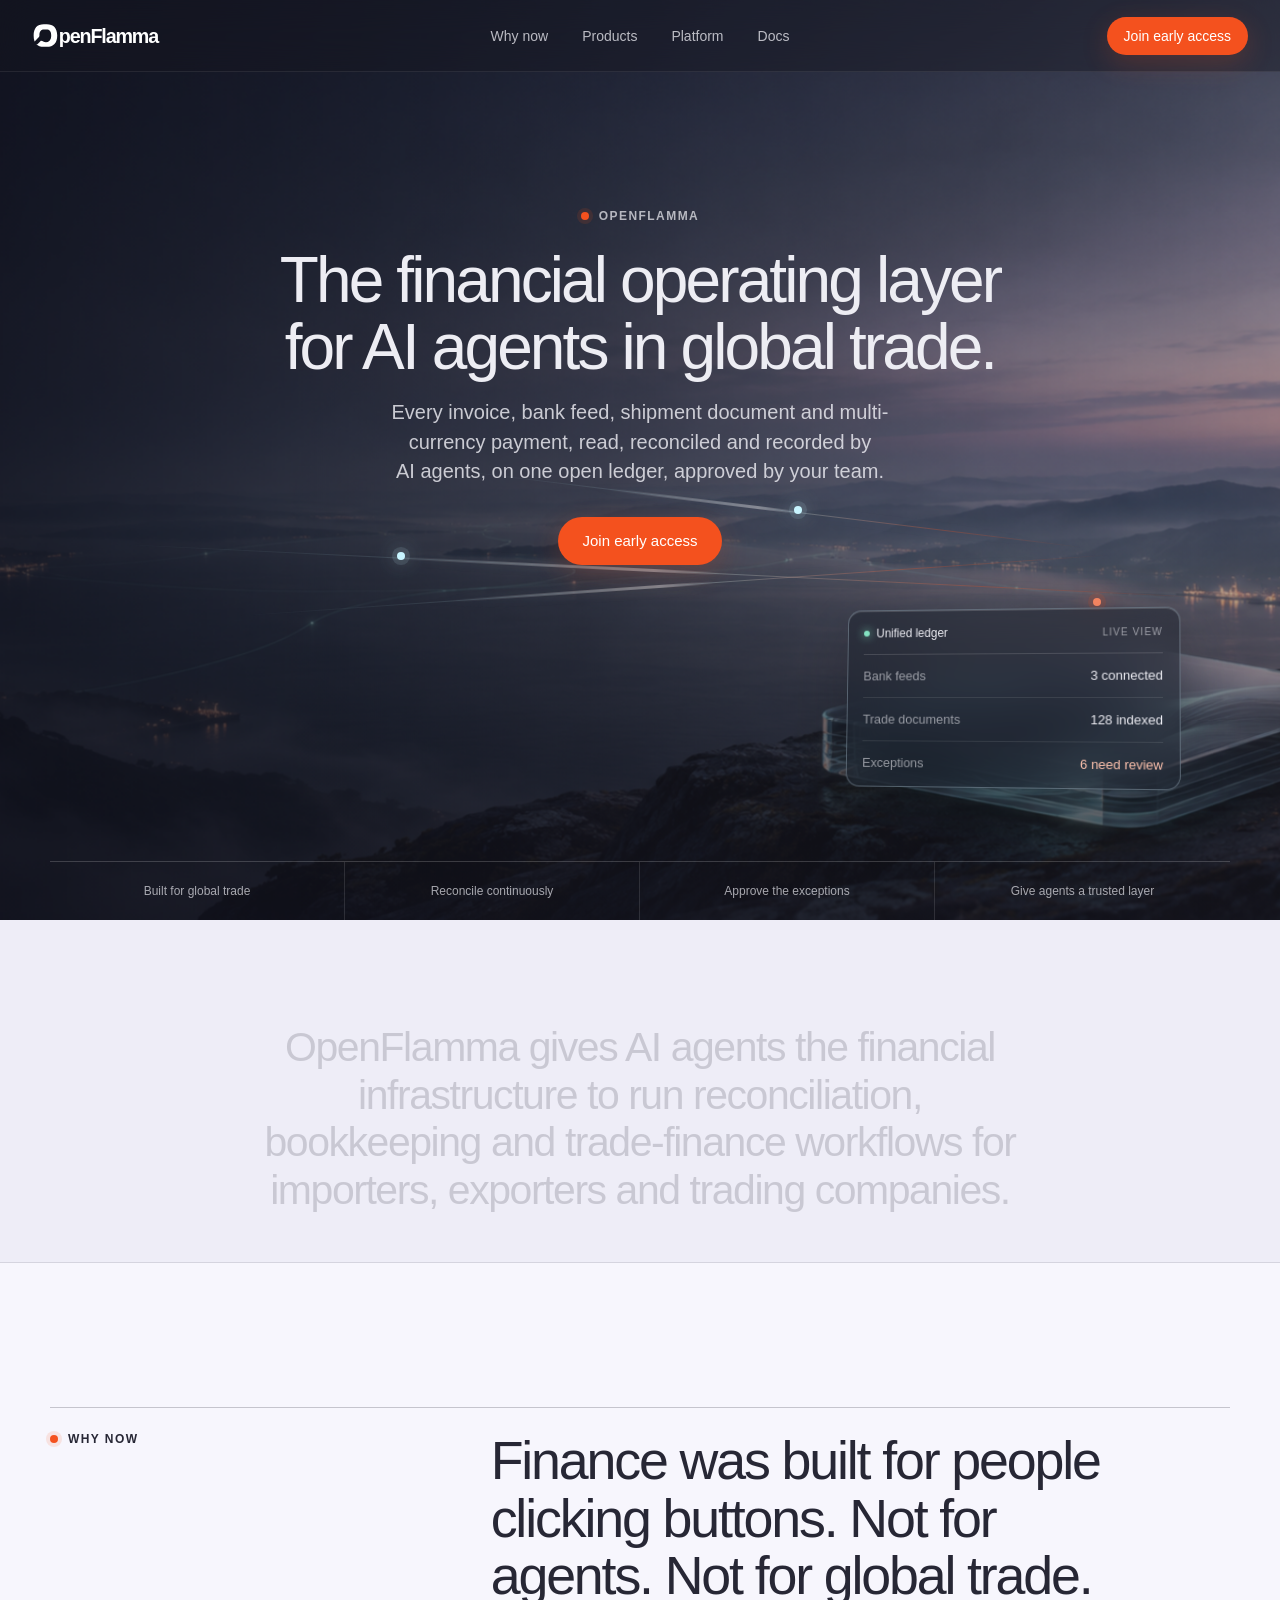
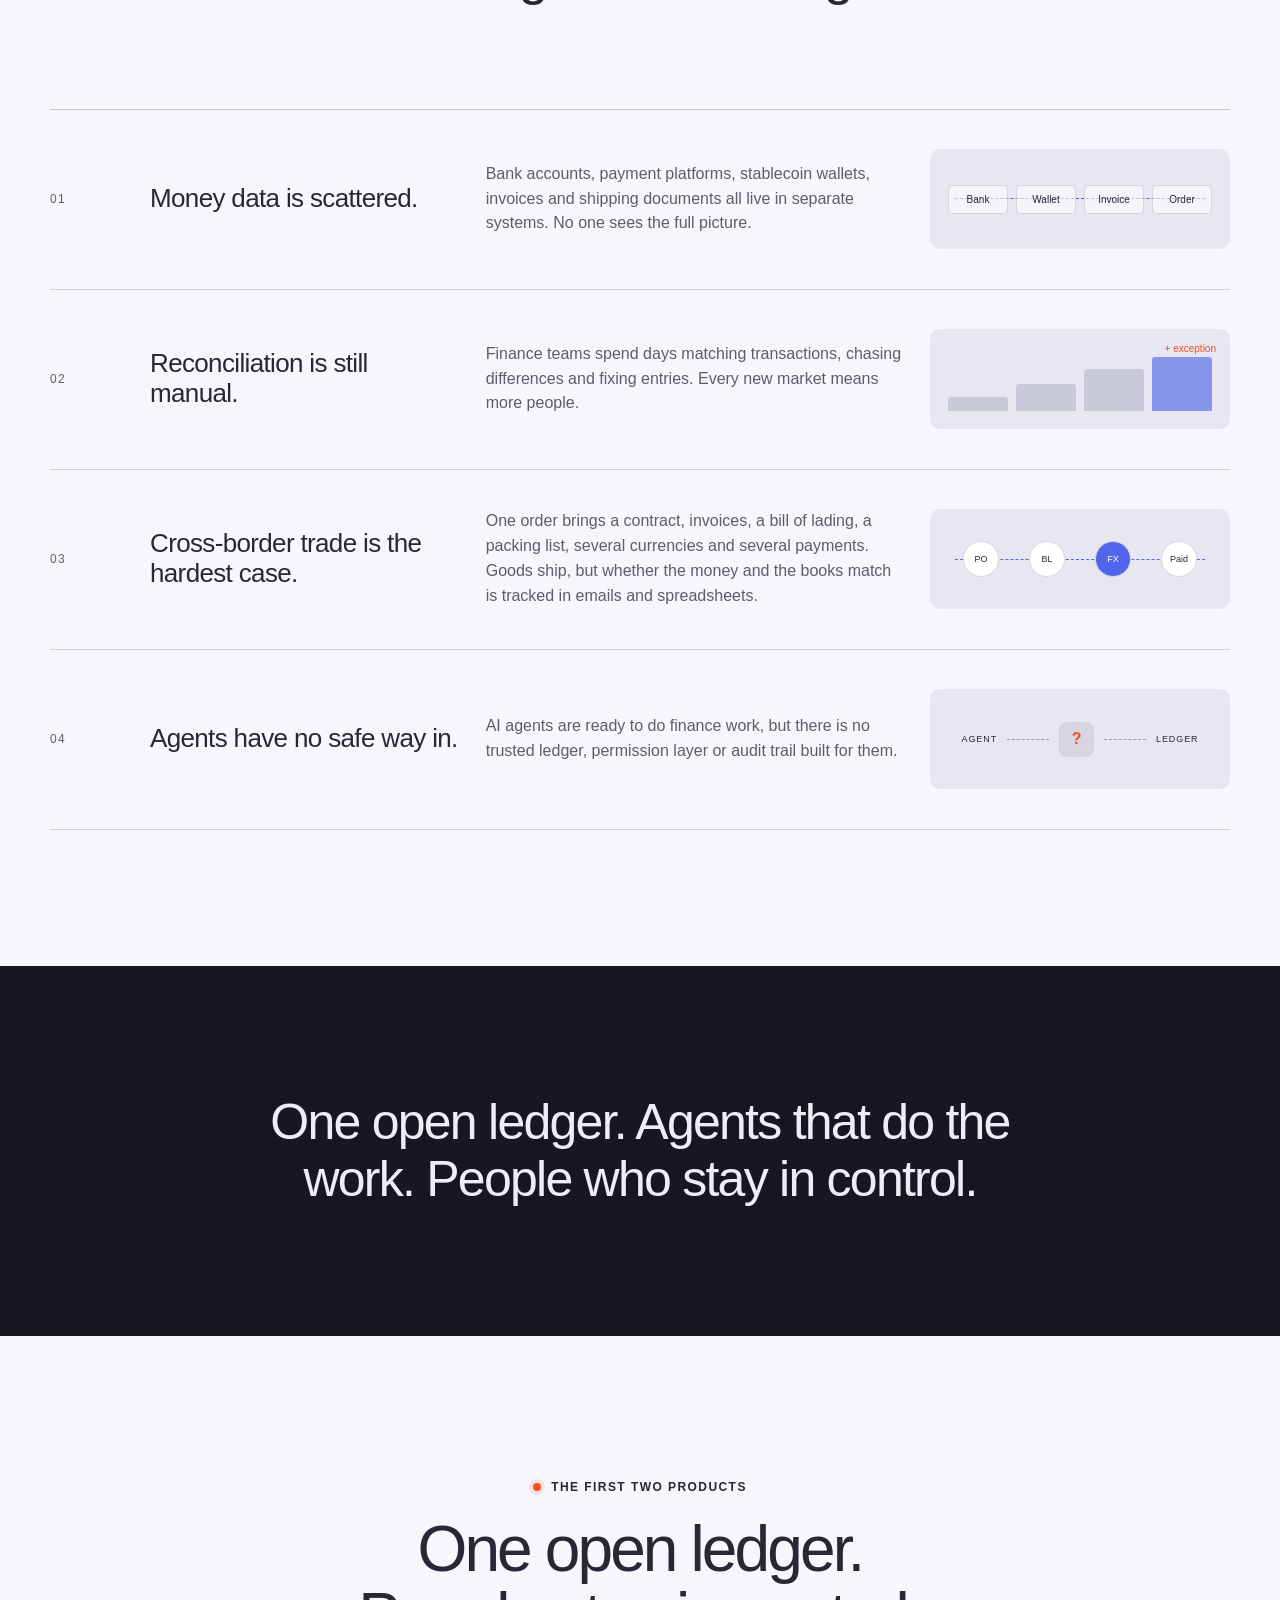
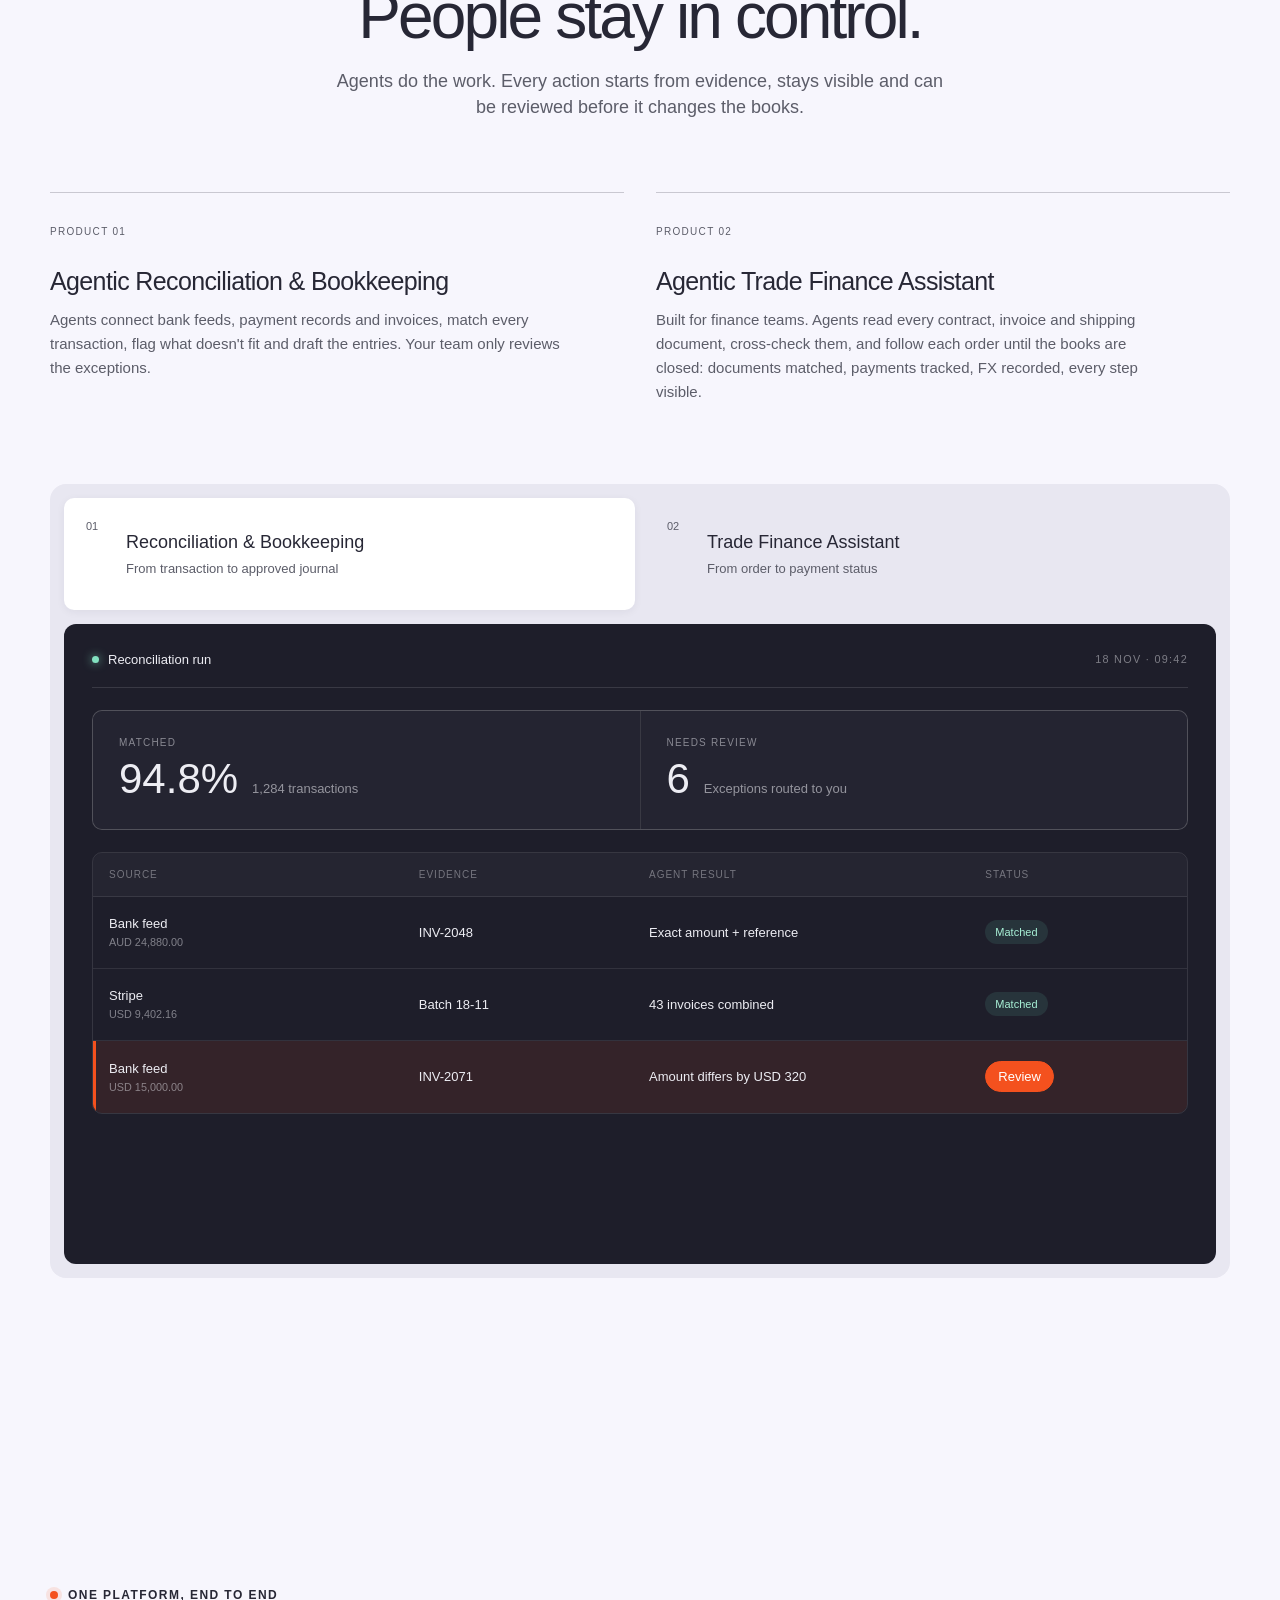
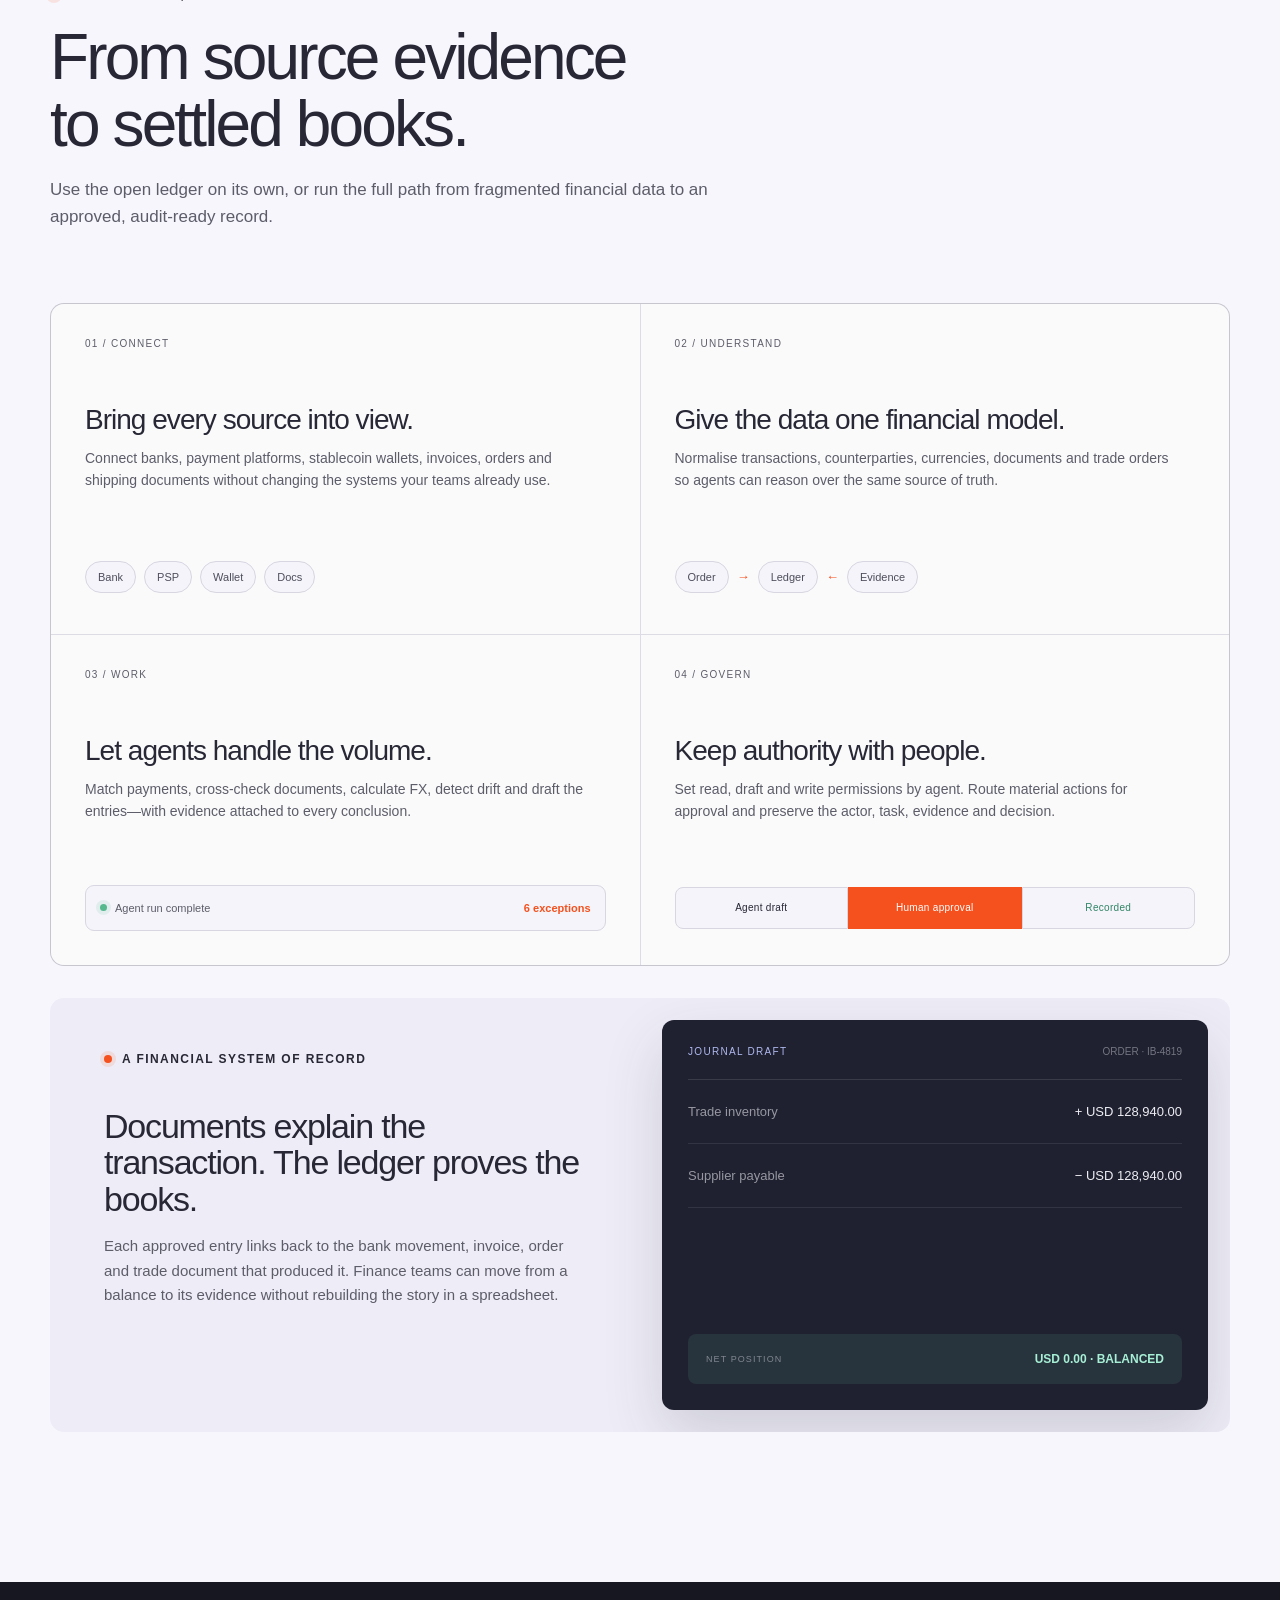
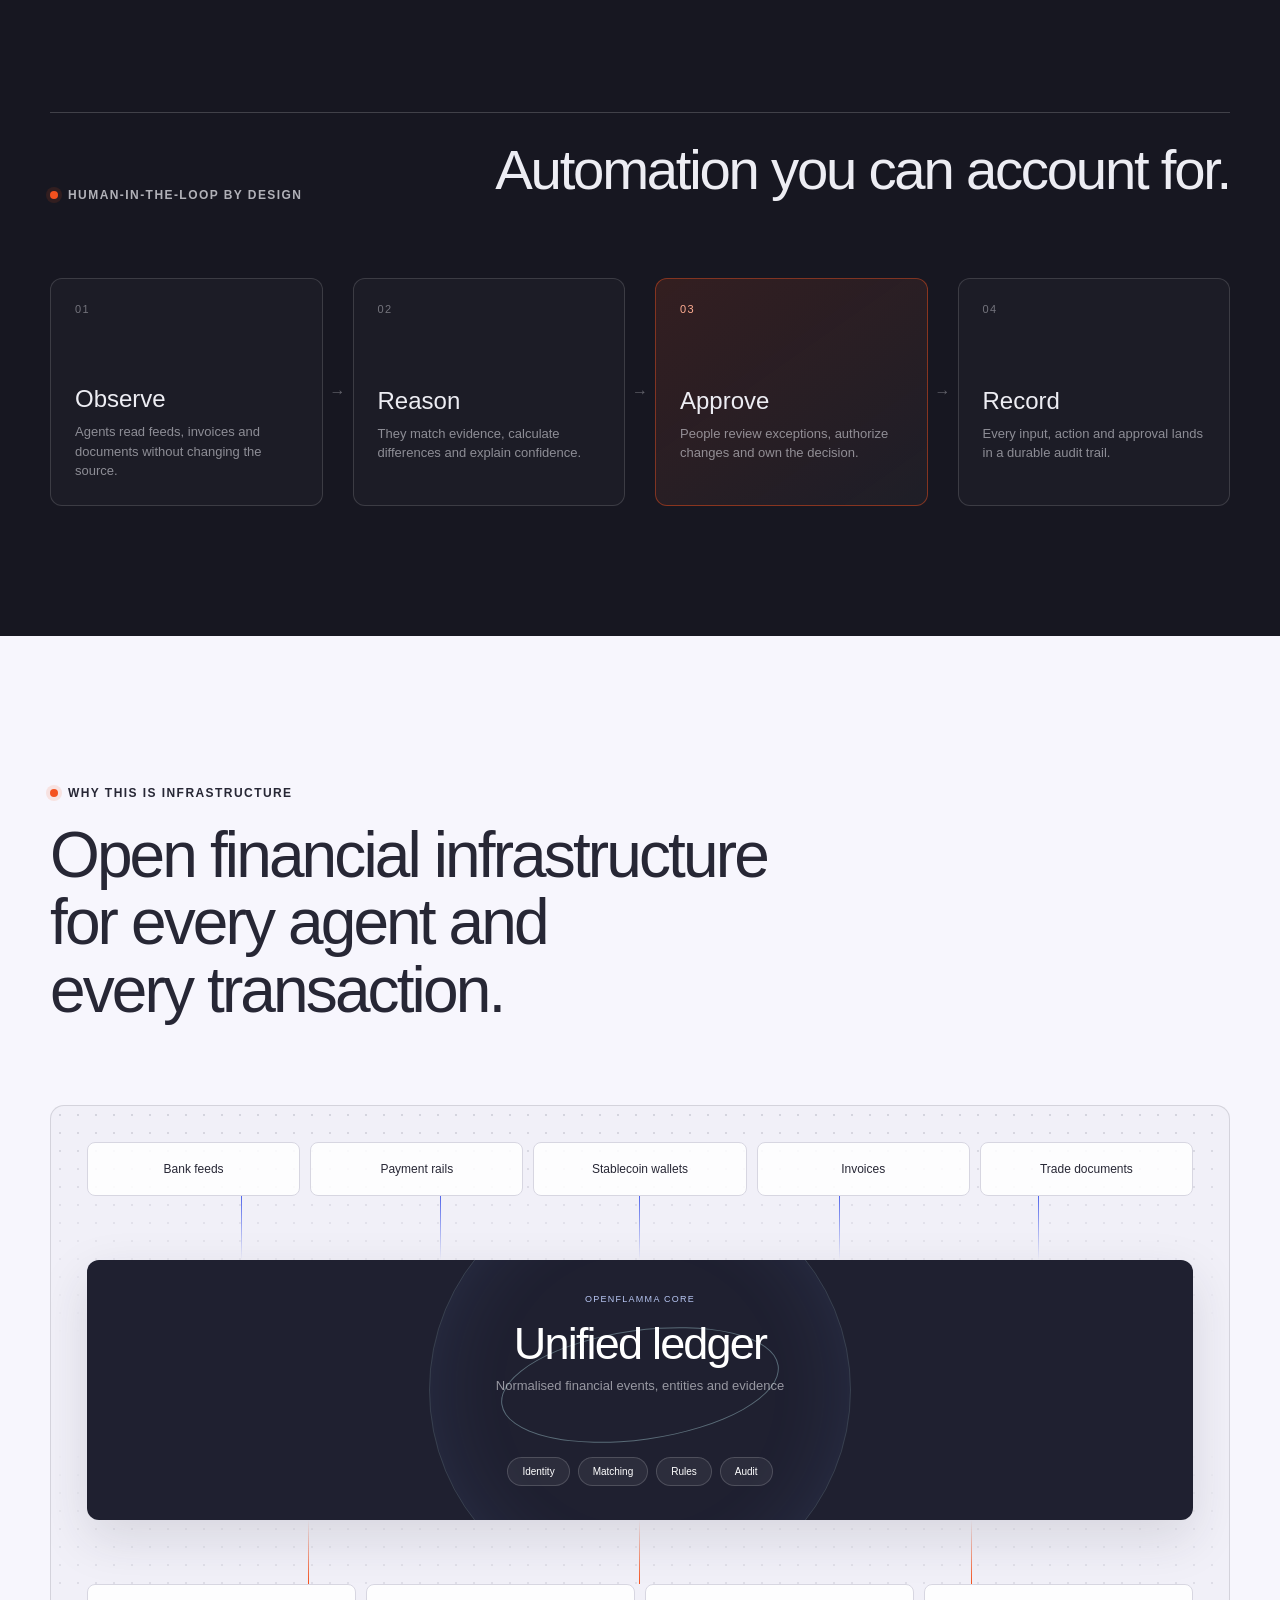
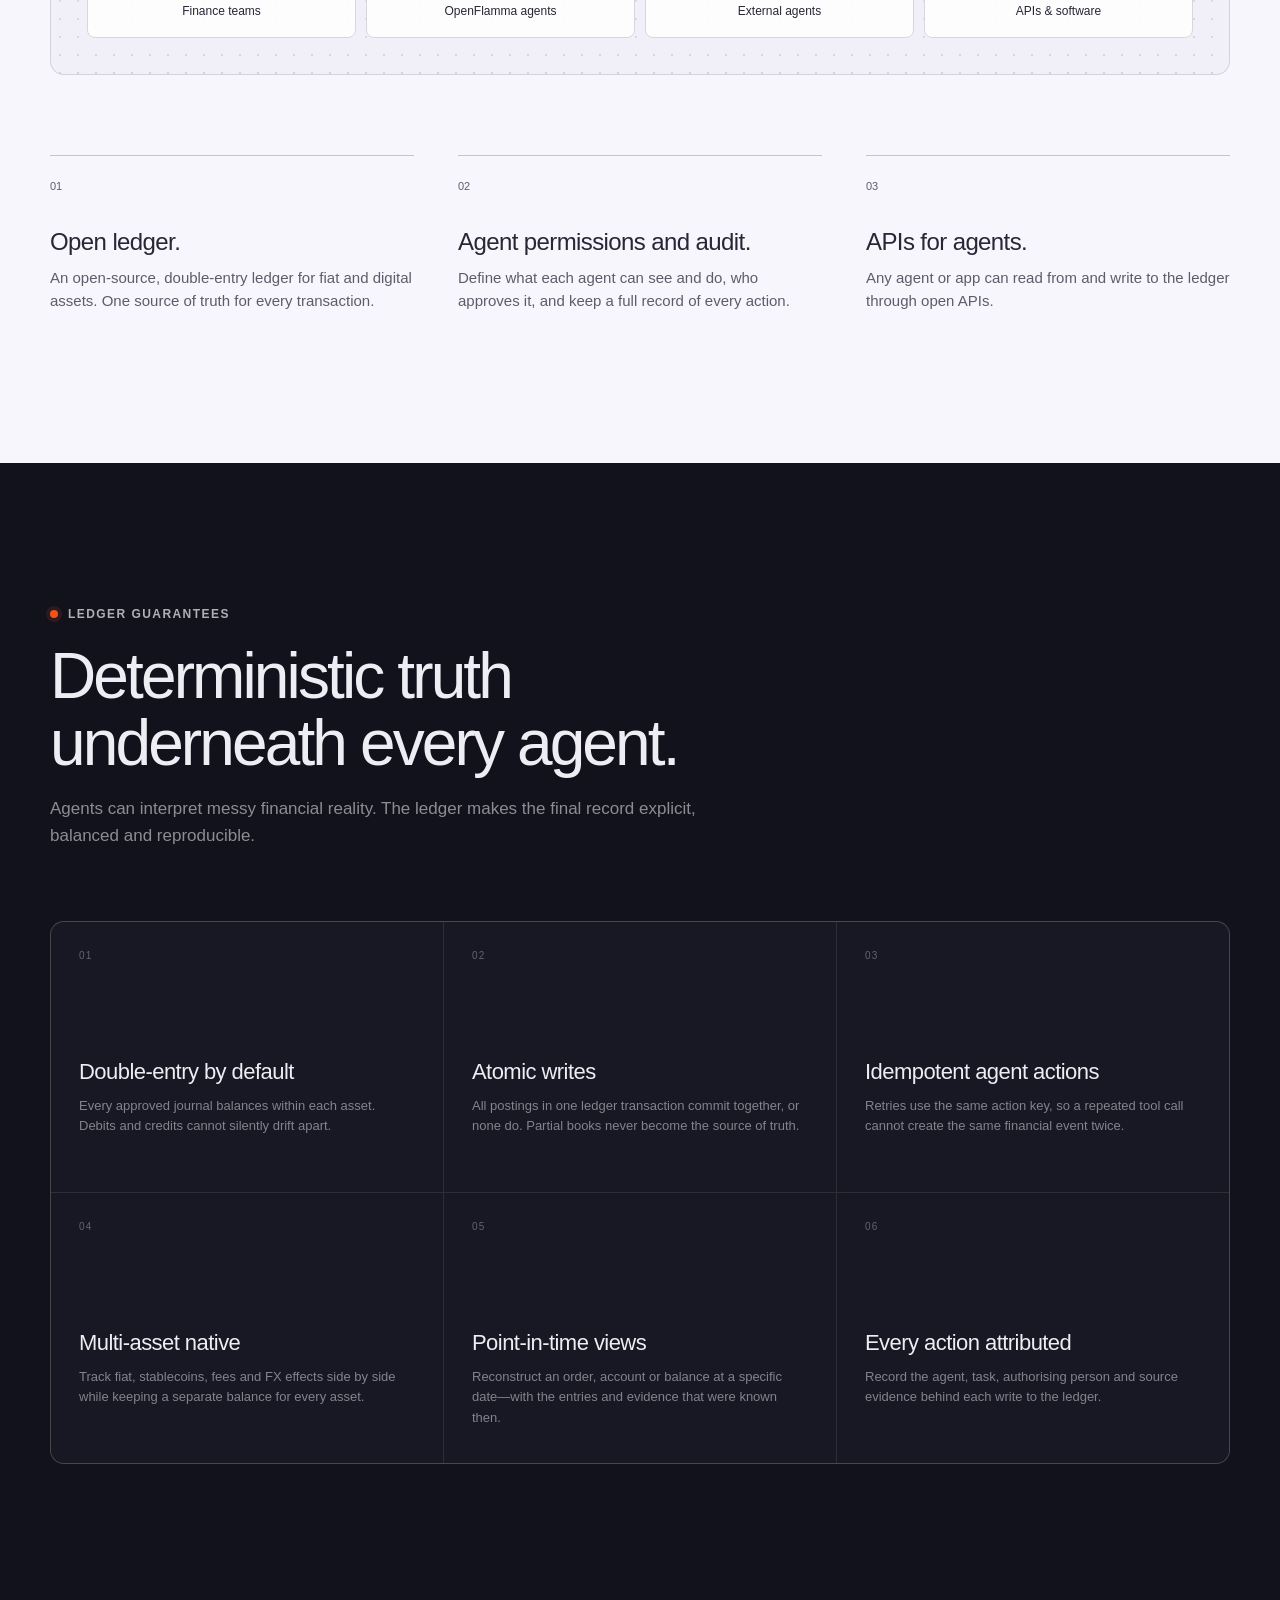
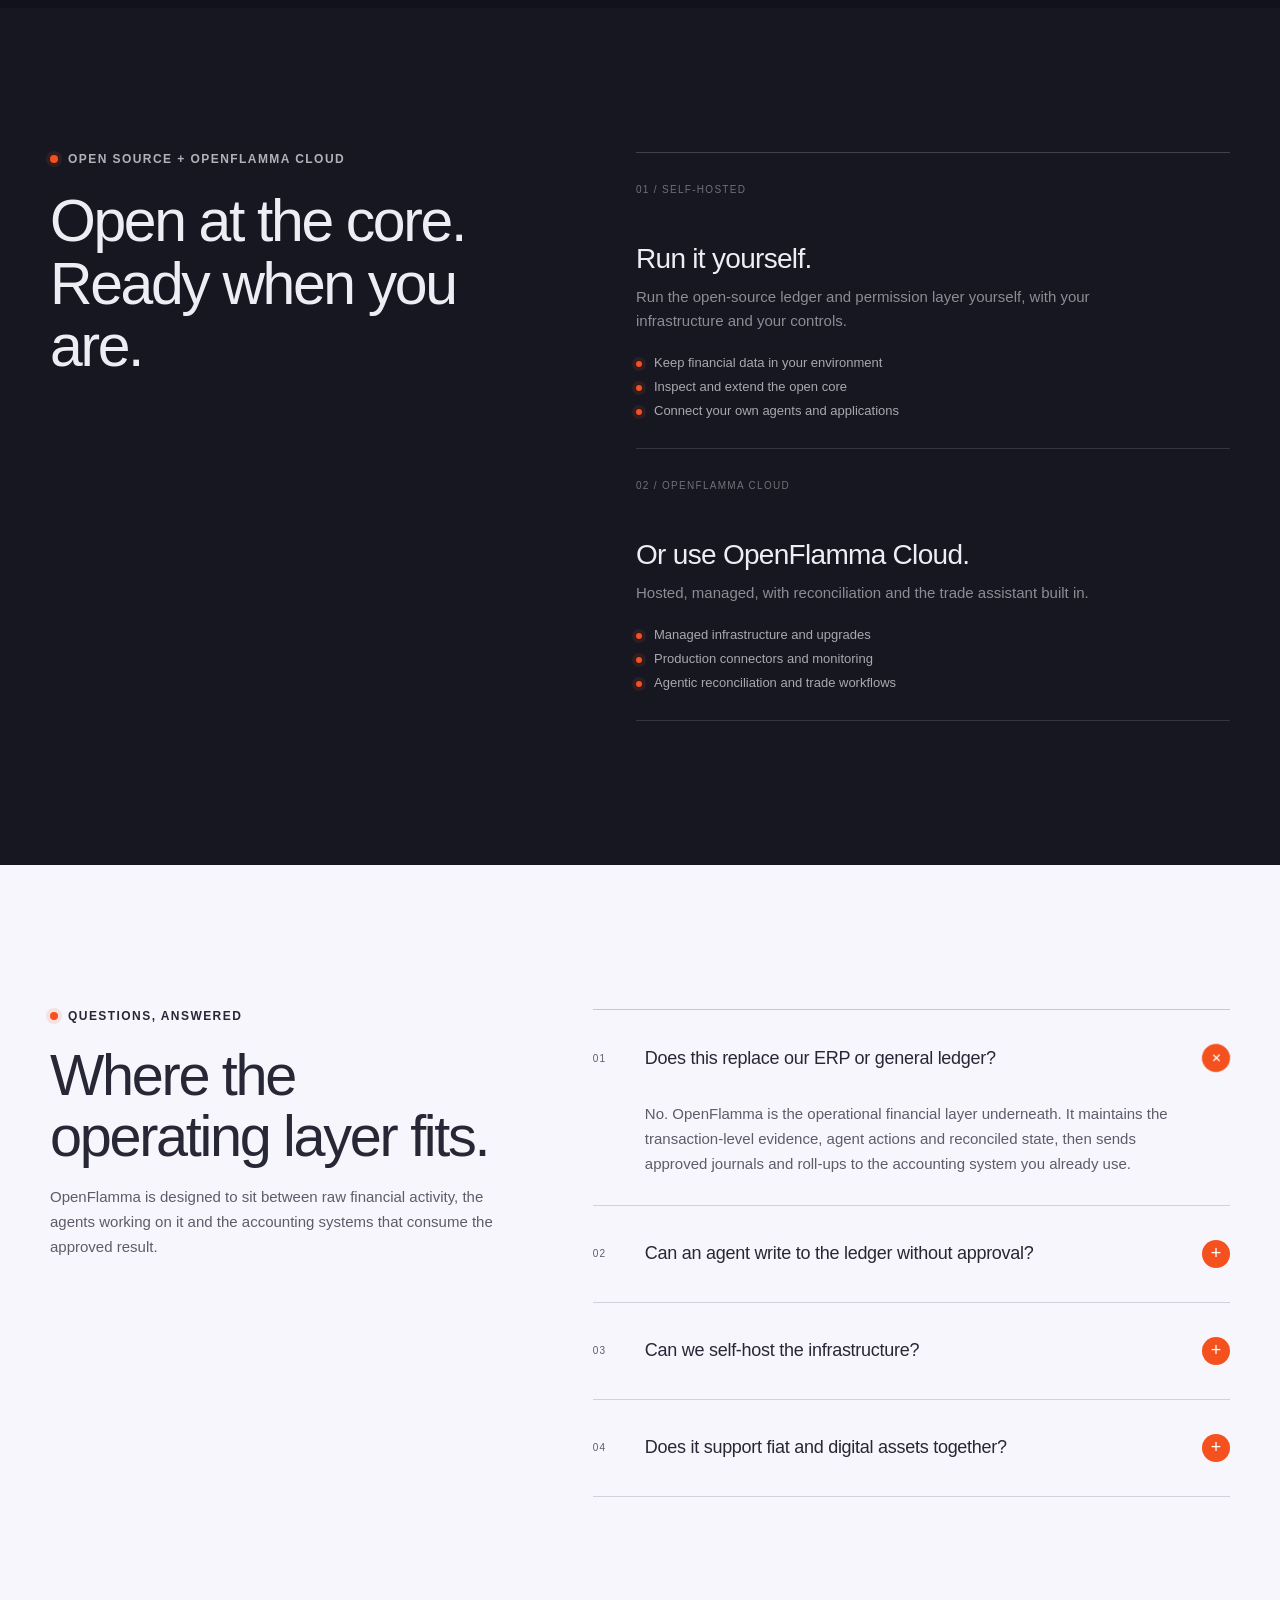
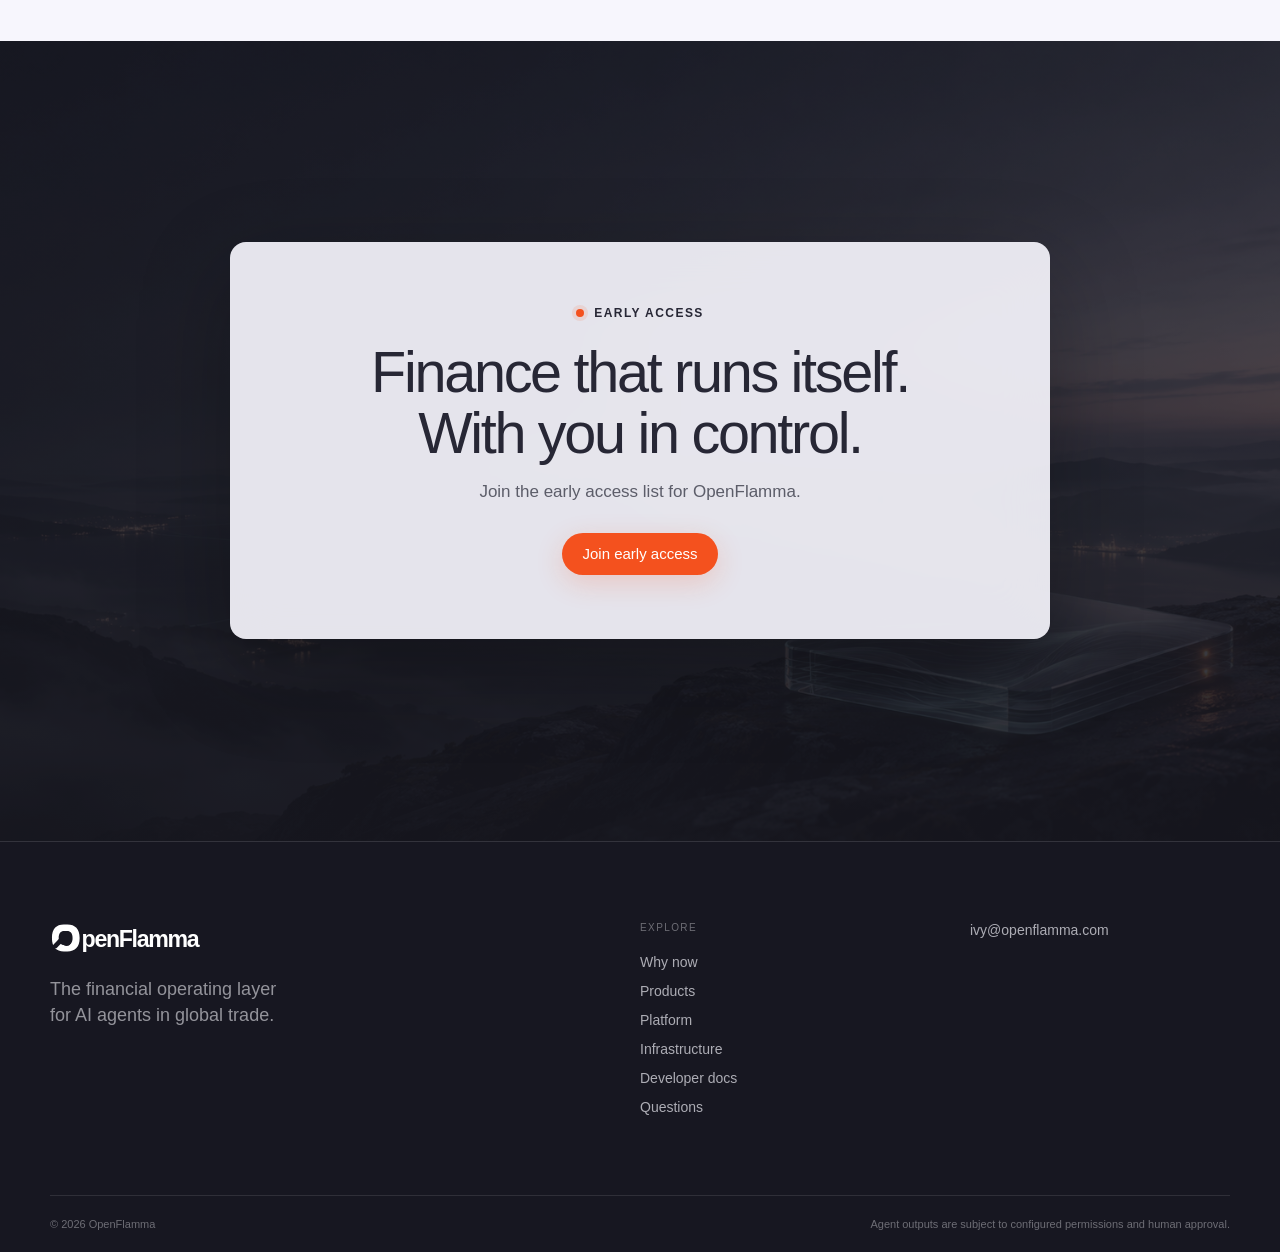
<file: index.html>
<!doctype html>
<html lang="en">
<head>
  <meta charset="utf-8" />
  <meta name="viewport" content="width=device-width, initial-scale=1" />
  <meta name="description" content="OpenFlamma is the financial operating layer for AI agents in global trade—turning invoices, bank feeds and trade documents into books, reconciliations and decisions." />
  <meta name="theme-color" content="#171721" />
  <title>OpenFlamma — The financial operating layer for AI agents in global trade</title>
  <link rel="icon" href="assets/openflamma-mark.svg" type="image/svg+xml" />
  <link rel="stylesheet" href="styles.css" />
</head>
<body>
  <a class="skip-link" href="#main">Skip to content</a>

  <header class="site-header" data-header>
    <a class="brand" href="#top" aria-label="OpenFlamma home">
      <img src="assets/openflamma-logo-white.svg" alt="OpenFlamma" data-logo-white />
      <img src="assets/openflamma-logo-black.svg" alt="" data-logo-black />
    </a>
    <nav id="site-nav" aria-label="Main navigation">
      <a href="#why">Why now</a>
      <a href="#products">Products</a>
      <a href="#platform">Platform</a>
      <a href="docs/">Docs</a>
    </nav>
    <div class="header-actions">
      <a class="button button-small button-blue" href="mailto:ivy@openflamma.com?subject=OpenFlamma%20early%20access">Join early access</a>
      <button class="menu-button" type="button" aria-expanded="false" aria-controls="site-nav" aria-label="Open menu"><i></i><i></i></button>
    </div>
  </header>

  <main id="main">
    <section class="hero" id="top">
      <div class="hero-atmosphere" aria-hidden="true"></div>
      <div class="hero-motion-layer" aria-hidden="true">
        <i class="route-beam route-beam-one"></i>
        <i class="route-beam route-beam-two"></i>
        <i class="route-beam route-beam-three"></i>
        <span class="route-pulse pulse-one"></span>
        <span class="route-pulse pulse-two"></span>
        <span class="route-pulse pulse-three"></span>
      </div>
      <div class="hero-copy">
        <p class="eyebrow eyebrow-dark"><span></span> OpenFlamma</p>
        <h1>The financial operating layer for AI agents in global trade.</h1>
        <p class="hero-lead">Every invoice, bank feed, shipment document and multi-currency payment, read, reconciled and recorded by AI agents, on one open ledger, approved by your team.</p>
        <div class="hero-actions">
          <a class="button button-blue button-hero" href="mailto:ivy@openflamma.com?subject=OpenFlamma%20early%20access">Join early access</a>
        </div>
      </div>
      <div class="hero-object" aria-label="Illustrative unified ledger status">
        <div class="object-head"><span><i></i> Unified ledger</span><small>LIVE VIEW</small></div>
        <div class="object-row"><span>Bank feeds</span><b>3 connected</b></div>
        <div class="object-row"><span>Trade documents</span><b>128 indexed</b></div>
        <div class="object-row object-row-final"><span>Exceptions</span><b>6 need review</b></div>
      </div>
      <div class="hero-foot">
        <span>Built for global trade</span><span>Reconcile continuously</span><span>Approve the exceptions</span><span>Give agents a trusted layer</span>
      </div>
    </section>

    <section class="positioning-band" aria-label="OpenFlamma positioning">
      <p>OpenFlamma gives AI agents the financial infrastructure to run reconciliation, bookkeeping and trade-finance workflows for importers, exporters and trading companies.</p>
    </section>

    <section class="problem section-light" id="why">
      <div class="section-shell">
        <header class="chapter-heading reveal">
          <p class="eyebrow"><span></span> Why now</p>
          <h2>Finance was built for people clicking buttons. Not for agents. Not for global trade.</h2>
        </header>
        <div class="problem-list">
          <article class="problem-item reveal">
            <span class="problem-index">01</span>
            <h3>Money data is scattered.</h3>
            <p>Bank accounts, payment platforms, stablecoin wallets, invoices and shipping documents all live in separate systems. No one sees the full picture.</p>
            <div class="mini-map" aria-hidden="true"><i>Bank</i><i>Wallet</i><i>Invoice</i><i>Order</i><b></b></div>
          </article>
          <article class="problem-item reveal">
            <span class="problem-index">02</span>
            <h3>Reconciliation is still manual.</h3>
            <p>Finance teams spend days matching transactions, chasing differences and fixing entries. Every new market means more people.</p>
            <div class="mini-bars" aria-hidden="true"><i></i><i></i><i></i><i></i><b>+ exception</b></div>
          </article>
          <article class="problem-item reveal">
            <span class="problem-index">03</span>
            <h3>Cross-border trade is the hardest case.</h3>
            <p>One order brings a contract, invoices, a bill of lading, a packing list, several currencies and several payments. Goods ship, but whether the money and the books match is tracked in emails and spreadsheets.</p>
            <div class="mini-route" aria-hidden="true"><i></i><span>PO</span><span>BL</span><span>FX</span><span>Paid</span></div>
          </article>
          <article class="problem-item reveal">
            <span class="problem-index">04</span>
            <h3>Agents have no safe way in.</h3>
            <p>AI agents are ready to do finance work, but there is no trusted ledger, permission layer or audit trail built for them.</p>
            <div class="mini-gate" aria-hidden="true"><span>AGENT</span><i></i><b>?</b><i></i><span>LEDGER</span></div>
          </article>
        </div>
      </div>
    </section>

    <section class="transition-quote">
      <p class="reveal">One open ledger. Agents that do the work. People who stay in control.</p>
    </section>

    <section class="products section-light" id="products">
      <div class="section-shell">
        <header class="product-intro reveal">
          <p class="eyebrow"><span></span> The first two products</p>
          <h2>One open ledger.<br />People stay in control.</h2>
          <p>Agents do the work. Every action starts from evidence, stays visible and can be reviewed before it changes the books.</p>
        </header>

        <div class="product-copy-grid">
          <article class="reveal">
            <span>PRODUCT 01</span>
            <h3>Agentic Reconciliation &amp; Bookkeeping</h3>
            <p>Agents connect bank feeds, payment records and invoices, match every transaction, flag what doesn't fit and draft the entries. Your team only reviews the exceptions.</p>
          </article>
          <article class="reveal">
            <span>PRODUCT 02</span>
            <h3>Agentic Trade Finance Assistant</h3>
            <p>Built for finance teams. Agents read every contract, invoice and shipping document, cross-check them, and follow each order until the books are closed: documents matched, payments tracked, FX recorded, every step visible.</p>
          </article>
        </div>

        <div class="product-switcher reveal" data-product-switcher>
          <div class="product-tabs" role="tablist" aria-label="OpenFlamma products">
            <button class="product-tab is-active" type="button" role="tab" aria-selected="true" aria-controls="recon-panel" data-product="recon">
              <span>01</span><b>Reconciliation &amp; Bookkeeping</b><small>From transaction to approved journal</small>
            </button>
            <button class="product-tab" type="button" role="tab" aria-selected="false" aria-controls="trade-panel" data-product="trade">
              <span>02</span><b>Trade Finance Assistant</b><small>From order to payment status</small>
            </button>
          </div>

          <div class="product-stage">
            <article class="product-panel is-active" id="recon-panel" role="tabpanel" data-panel="recon">
              <div class="panel-topbar"><span><i></i> Reconciliation run</span><small>18 NOV · 09:42</small></div>
              <div class="panel-summary">
                <div><small>MATCHED</small><strong>94.8%</strong><span>1,284 transactions</span></div>
                <div><small>NEEDS REVIEW</small><strong>6</strong><span>Exceptions routed to you</span></div>
              </div>
              <div class="recon-table" role="table" aria-label="Illustrative reconciliation items">
                <div class="table-row table-head" role="row"><span>Source</span><span>Evidence</span><span>Agent result</span><span>Status</span></div>
                <div class="table-row" role="row"><span><b>Bank feed</b><small>AUD 24,880.00</small></span><span>INV-2048</span><span>Exact amount + reference</span><em class="status status-good">Matched</em></div>
                <div class="table-row" role="row"><span><b>Stripe</b><small>USD 9,402.16</small></span><span>Batch 18-11</span><span>43 invoices combined</span><em class="status status-good">Matched</em></div>
                <div class="table-row table-focus" role="row"><span><b>Bank feed</b><small>USD 15,000.00</small></span><span>INV-2071</span><span>Amount differs by USD 320</span><button type="button" data-approve>Review</button></div>
              </div>
              <div class="approval-drawer" data-approval>
                <div><span class="agent-orb" aria-hidden="true"></span><p><small>AGENT NOTE</small><b>Likely bank fee + FX spread</b><span>Invoice, payment reference and bank memo all point to the same counterparty.</span></p></div>
                <button type="button" data-confirm>Approve journal</button>
              </div>
            </article>

            <article class="product-panel" id="trade-panel" role="tabpanel" data-panel="trade" hidden>
              <div class="panel-topbar"><span><i></i> Trade order</span><small>ORDER · IB-4819</small></div>
              <div class="trade-head"><div><small>SHANGHAI → SYDNEY</small><strong>USD 184,200</strong><span>Industrial components · 2 containers</span></div><em>On track</em></div>
              <ol class="trade-timeline">
                <li class="done"><i>✓</i><div><b>Contract &amp; purchase order</b><span>Terms, totals and counterparties aligned</span></div><time>02 Nov</time></li>
                <li class="done"><i>✓</i><div><b>Commercial invoice</b><span>USD 184,200 · 30% deposit recorded</span></div><time>04 Nov</time></li>
                <li class="active"><i>3</i><div><b>Bill of lading</b><span>Vessel departed · ETA 28 Nov</span></div><time>14 Nov</time></li>
                <li><i>4</i><div><b>Balance payment</b><span>USD 128,940 due against documents</span></div><time>Due 25 Nov</time></li>
              </ol>
              <div class="trade-footer"><span><small>FX EXPOSURE</small><b>AUD 201,776</b></span><span><small>DOCUMENT CHECK</small><b>8 / 8 aligned</b></span><button type="button">Open order file →</button></div>
            </article>
          </div>
        </div>
      </div>
    </section>

    <section class="platform-map section-light" id="platform">
      <div class="section-shell">
        <header class="platform-heading reveal">
          <p class="eyebrow"><span></span> One platform, end to end</p>
          <h2>From source evidence to settled books.</h2>
          <p>Use the open ledger on its own, or run the full path from fragmented financial data to an approved, audit-ready record.</p>
        </header>
        <div class="platform-flow">
          <article class="platform-module reveal">
            <span>01 / CONNECT</span>
            <h3>Bring every source into view.</h3>
            <p>Connect banks, payment platforms, stablecoin wallets, invoices, orders and shipping documents without changing the systems your teams already use.</p>
            <div class="module-chips"><i>Bank</i><i>PSP</i><i>Wallet</i><i>Docs</i></div>
          </article>
          <article class="platform-module reveal">
            <span>02 / UNDERSTAND</span>
            <h3>Give the data one financial model.</h3>
            <p>Normalise transactions, counterparties, currencies, documents and trade orders so agents can reason over the same source of truth.</p>
            <div class="module-model" aria-hidden="true"><i>Order</i><b>→</b><i>Ledger</i><b>←</b><i>Evidence</i></div>
          </article>
          <article class="platform-module reveal">
            <span>03 / WORK</span>
            <h3>Let agents handle the volume.</h3>
            <p>Match payments, cross-check documents, calculate FX, detect drift and draft the entries—with evidence attached to every conclusion.</p>
            <div class="module-status"><i></i><span>Agent run complete</span><b>6 exceptions</b></div>
          </article>
          <article class="platform-module reveal">
            <span>04 / GOVERN</span>
            <h3>Keep authority with people.</h3>
            <p>Set read, draft and write permissions by agent. Route material actions for approval and preserve the actor, task, evidence and decision.</p>
            <div class="module-approval"><span>Agent draft</span><b>Human approval</b><em>Recorded</em></div>
          </article>
        </div>
        <div class="ledger-proof reveal">
          <div class="ledger-proof-copy"><p class="eyebrow"><span></span> A financial system of record</p><h3>Documents explain the transaction. The ledger proves the books.</h3><p>Each approved entry links back to the bank movement, invoice, order and trade document that produced it. Finance teams can move from a balance to its evidence without rebuilding the story in a spreadsheet.</p></div>
          <div class="posting-card" aria-label="Illustrative balanced journal entry">
            <div><span>JOURNAL DRAFT</span><small>ORDER · IB-4819</small></div>
            <p><span>Trade inventory</span><b>+ USD 128,940.00</b></p>
            <p><span>Supplier payable</span><b>− USD 128,940.00</b></p>
            <div class="posting-card-total"><span>NET POSITION</span><strong>USD 0.00 · BALANCED</strong></div>
          </div>
        </div>
      </div>
    </section>

    <section class="agent-loop">
      <div class="section-shell">
        <header class="dark-heading reveal"><p class="eyebrow eyebrow-dark"><span></span> Human-in-the-loop by design</p><h2>Automation you can account for.</h2></header>
        <div class="loop-grid reveal">
          <div class="loop-step"><span>01</span><b>Observe</b><p>Agents read feeds, invoices and documents without changing the source.</p></div>
          <div class="loop-arrow" aria-hidden="true">→</div>
          <div class="loop-step"><span>02</span><b>Reason</b><p>They match evidence, calculate differences and explain confidence.</p></div>
          <div class="loop-arrow" aria-hidden="true">→</div>
          <div class="loop-step loop-step-accent"><span>03</span><b>Approve</b><p>People review exceptions, authorize changes and own the decision.</p></div>
          <div class="loop-arrow" aria-hidden="true">→</div>
          <div class="loop-step"><span>04</span><b>Record</b><p>Every input, action and approval lands in a durable audit trail.</p></div>
        </div>
      </div>
    </section>

    <section class="layer section-light" id="layer">
      <div class="section-shell">
        <header class="layer-heading reveal">
          <p class="eyebrow"><span></span> Why this is infrastructure</p>
          <h2>Open financial infrastructure for every agent and every transaction.</h2>
        </header>
        <div class="layer-diagram reveal" aria-label="OpenFlamma infrastructure layers">
          <div class="layer-rail layer-sources"><span>Bank feeds</span><span>Payment rails</span><span>Stablecoin wallets</span><span>Invoices</span><span>Trade documents</span></div>
          <div class="layer-lines" aria-hidden="true"><i></i><i></i><i></i><i></i><i></i></div>
          <div class="ledger-core">
            <div class="core-orbit" aria-hidden="true"></div>
            <p><small>OPENFLAMMA CORE</small><strong>Unified ledger</strong><span>Normalised financial events, entities and evidence</span></p>
            <div class="core-modules"><span>Identity</span><span>Matching</span><span>Rules</span><span>Audit</span></div>
          </div>
          <div class="layer-lines layer-lines-down" aria-hidden="true"><i></i><i></i><i></i></div>
          <div class="layer-rail layer-outputs"><span>Finance teams</span><span>OpenFlamma agents</span><span>External agents</span><span>APIs &amp; software</span></div>
        </div>
        <div class="infrastructure-list">
          <article class="reveal"><span>01</span><h3>Open ledger.</h3><p>An open-source, double-entry ledger for fiat and digital assets. One source of truth for every transaction.</p></article>
          <article class="reveal"><span>02</span><h3>Agent permissions and audit.</h3><p>Define what each agent can see and do, who approves it, and keep a full record of every action.</p></article>
          <article class="reveal"><span>03</span><h3>APIs for agents.</h3><p>Any agent or app can read from and write to the ledger through open APIs.</p></article>
        </div>
      </div>
    </section>

    <section class="guarantees">
      <div class="section-shell">
        <header class="guarantees-heading reveal">
          <p class="eyebrow eyebrow-dark"><span></span> Ledger guarantees</p>
          <h2>Deterministic truth underneath every agent.</h2>
          <p>Agents can interpret messy financial reality. The ledger makes the final record explicit, balanced and reproducible.</p>
        </header>
        <div class="guarantees-grid">
          <article class="reveal"><span>01</span><h3>Double-entry by default</h3><p>Every approved journal balances within each asset. Debits and credits cannot silently drift apart.</p></article>
          <article class="reveal"><span>02</span><h3>Atomic writes</h3><p>All postings in one ledger transaction commit together, or none do. Partial books never become the source of truth.</p></article>
          <article class="reveal"><span>03</span><h3>Idempotent agent actions</h3><p>Retries use the same action key, so a repeated tool call cannot create the same financial event twice.</p></article>
          <article class="reveal"><span>04</span><h3>Multi-asset native</h3><p>Track fiat, stablecoins, fees and FX effects side by side while keeping a separate balance for every asset.</p></article>
          <article class="reveal"><span>05</span><h3>Point-in-time views</h3><p>Reconstruct an order, account or balance at a specific date—with the entries and evidence that were known then.</p></article>
          <article class="reveal"><span>06</span><h3>Every action attributed</h3><p>Record the agent, task, authorising person and source evidence behind each write to the ledger.</p></article>
        </div>
      </div>
    </section>

    <section class="open-cloud">
      <div class="section-shell open-cloud-grid">
        <div class="open-cloud-heading reveal">
          <p class="eyebrow eyebrow-dark"><span></span> Open source + OpenFlamma Cloud</p>
          <h2>Open at the core.<br />Ready when you are.</h2>
        </div>
        <div class="deployment-options reveal">
          <article>
            <span>01 / SELF-HOSTED</span>
            <h3>Run it yourself.</h3>
            <p>Run the open-source ledger and permission layer yourself, with your infrastructure and your controls.</p>
            <ul><li>Keep financial data in your environment</li><li>Inspect and extend the open core</li><li>Connect your own agents and applications</li></ul>
          </article>
          <article>
            <span>02 / OPENFLAMMA CLOUD</span>
            <h3>Or use OpenFlamma Cloud.</h3>
            <p>Hosted, managed, with reconciliation and the trade assistant built in.</p>
            <ul><li>Managed infrastructure and upgrades</li><li>Production connectors and monitoring</li><li>Agentic reconciliation and trade workflows</li></ul>
          </article>
        </div>
      </div>
    </section>

    <section class="questions section-light" id="questions">
      <div class="section-shell questions-grid">
        <header class="questions-heading reveal"><p class="eyebrow"><span></span> Questions, answered</p><h2>Where the operating layer fits.</h2><p>OpenFlamma is designed to sit between raw financial activity, the agents working on it and the accounting systems that consume the approved result.</p></header>
        <div class="question-list">
          <details class="reveal" open><summary><span>01</span>Does this replace our ERP or general ledger?<i>+</i></summary><p>No. OpenFlamma is the operational financial layer underneath. It maintains the transaction-level evidence, agent actions and reconciled state, then sends approved journals and roll-ups to the accounting system you already use.</p></details>
          <details class="reveal"><summary><span>02</span>Can an agent write to the ledger without approval?<i>+</i></summary><p>Only if you permit it. An agent can be read-only, draft-only, limited by amount or counterparty, or required to obtain human approval before any write is committed.</p></details>
          <details class="reveal"><summary><span>03</span>Can we self-host the infrastructure?<i>+</i></summary><p>Yes. Run the open-source ledger and permission layer in your own environment, or use OpenFlamma Cloud for a managed deployment with connectors and agent products included.</p></details>
          <details class="reveal"><summary><span>04</span>Does it support fiat and digital assets together?<i>+</i></summary><p>Yes. The multi-asset model keeps separate balances for currencies and digital assets while linking conversions, fees and FX effects to the same order and evidence trail.</p></details>
        </div>
      </div>
    </section>


    <section class="closing">
      <div class="closing-scene" aria-hidden="true"></div>
      <div class="closing-card reveal">
        <p class="eyebrow"><span></span> Early access</p>
        <h2>Finance that runs itself.<br />With you in control.</h2>
        <p>Join the early access list for OpenFlamma.</p>
        <div><a class="button button-blue" href="mailto:ivy@openflamma.com?subject=OpenFlamma%20early%20access">Join early access</a></div>
      </div>
    </section>
  </main>

  <footer>
    <div class="footer-main">
      <div class="footer-brand"><div><img src="assets/openflamma-logo-white.svg" alt="OpenFlamma" /></div><p>The financial operating layer<br />for AI agents in global trade.</p></div>
      <div class="footer-links"><small>EXPLORE</small><a href="#why">Why now</a><a href="#products">Products</a><a href="#platform">Platform</a><a href="#layer">Infrastructure</a><a href="docs/">Developer docs</a><a href="#questions">Questions</a></div>
      <div class="footer-links"><a href="mailto:ivy@openflamma.com">ivy@openflamma.com</a></div>
    </div>
    <div class="footer-bottom"><span>© 2026 OpenFlamma</span><span>Agent outputs are subject to configured permissions and human approval.</span></div>
  </footer>

  <script src="script.js"></script>
</body>
</html>
</file>
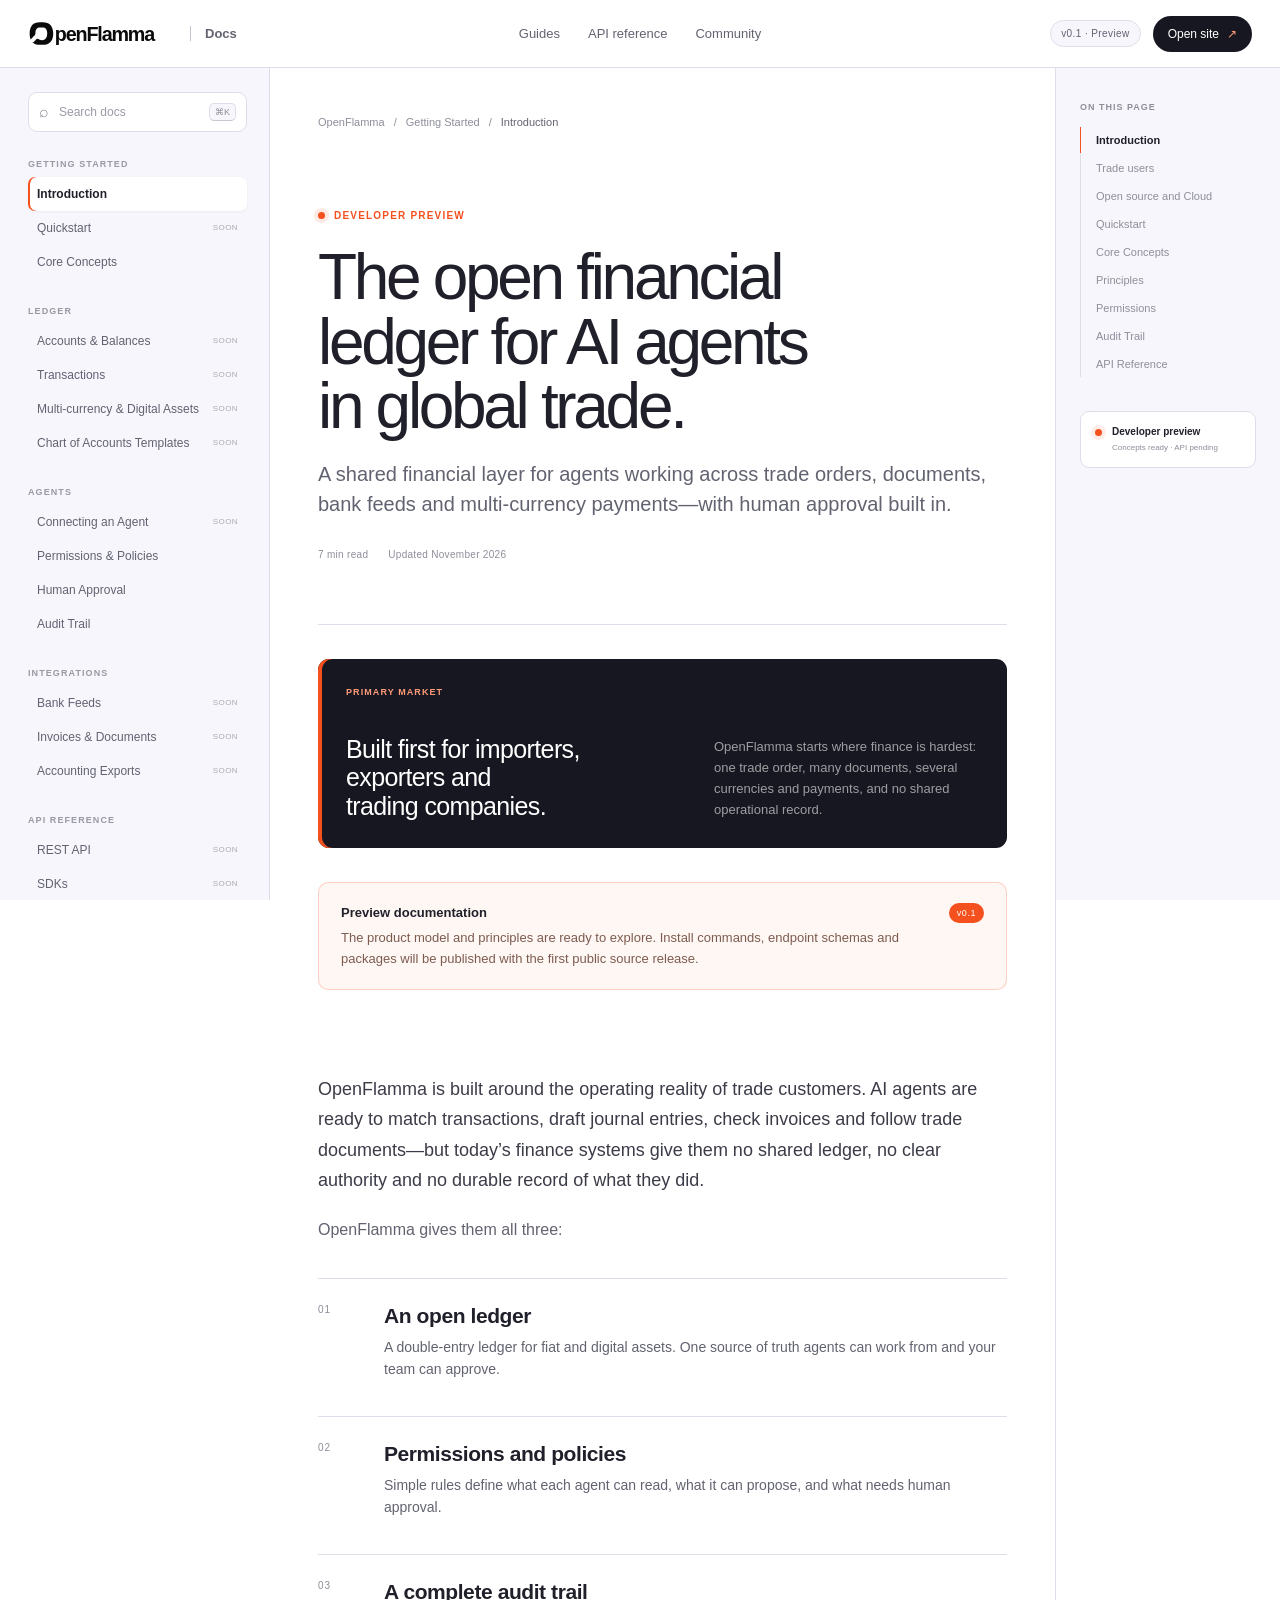
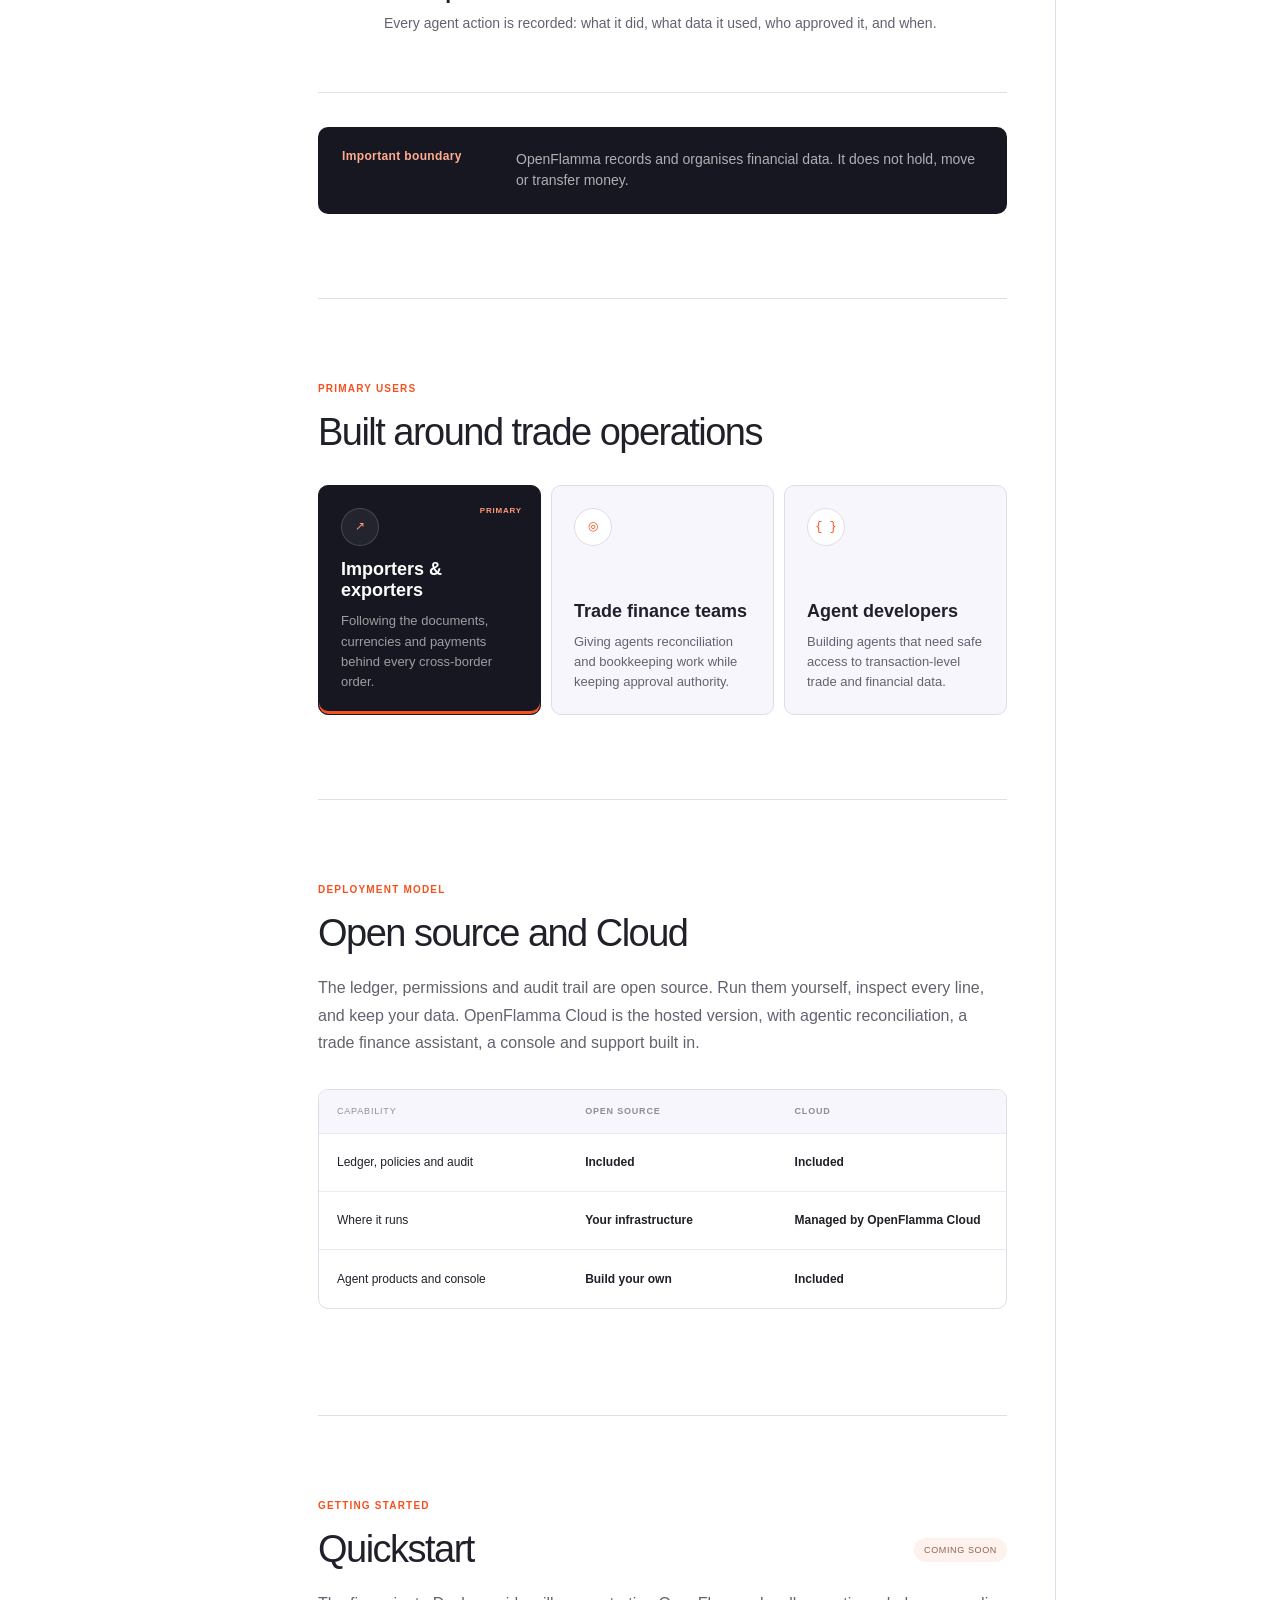
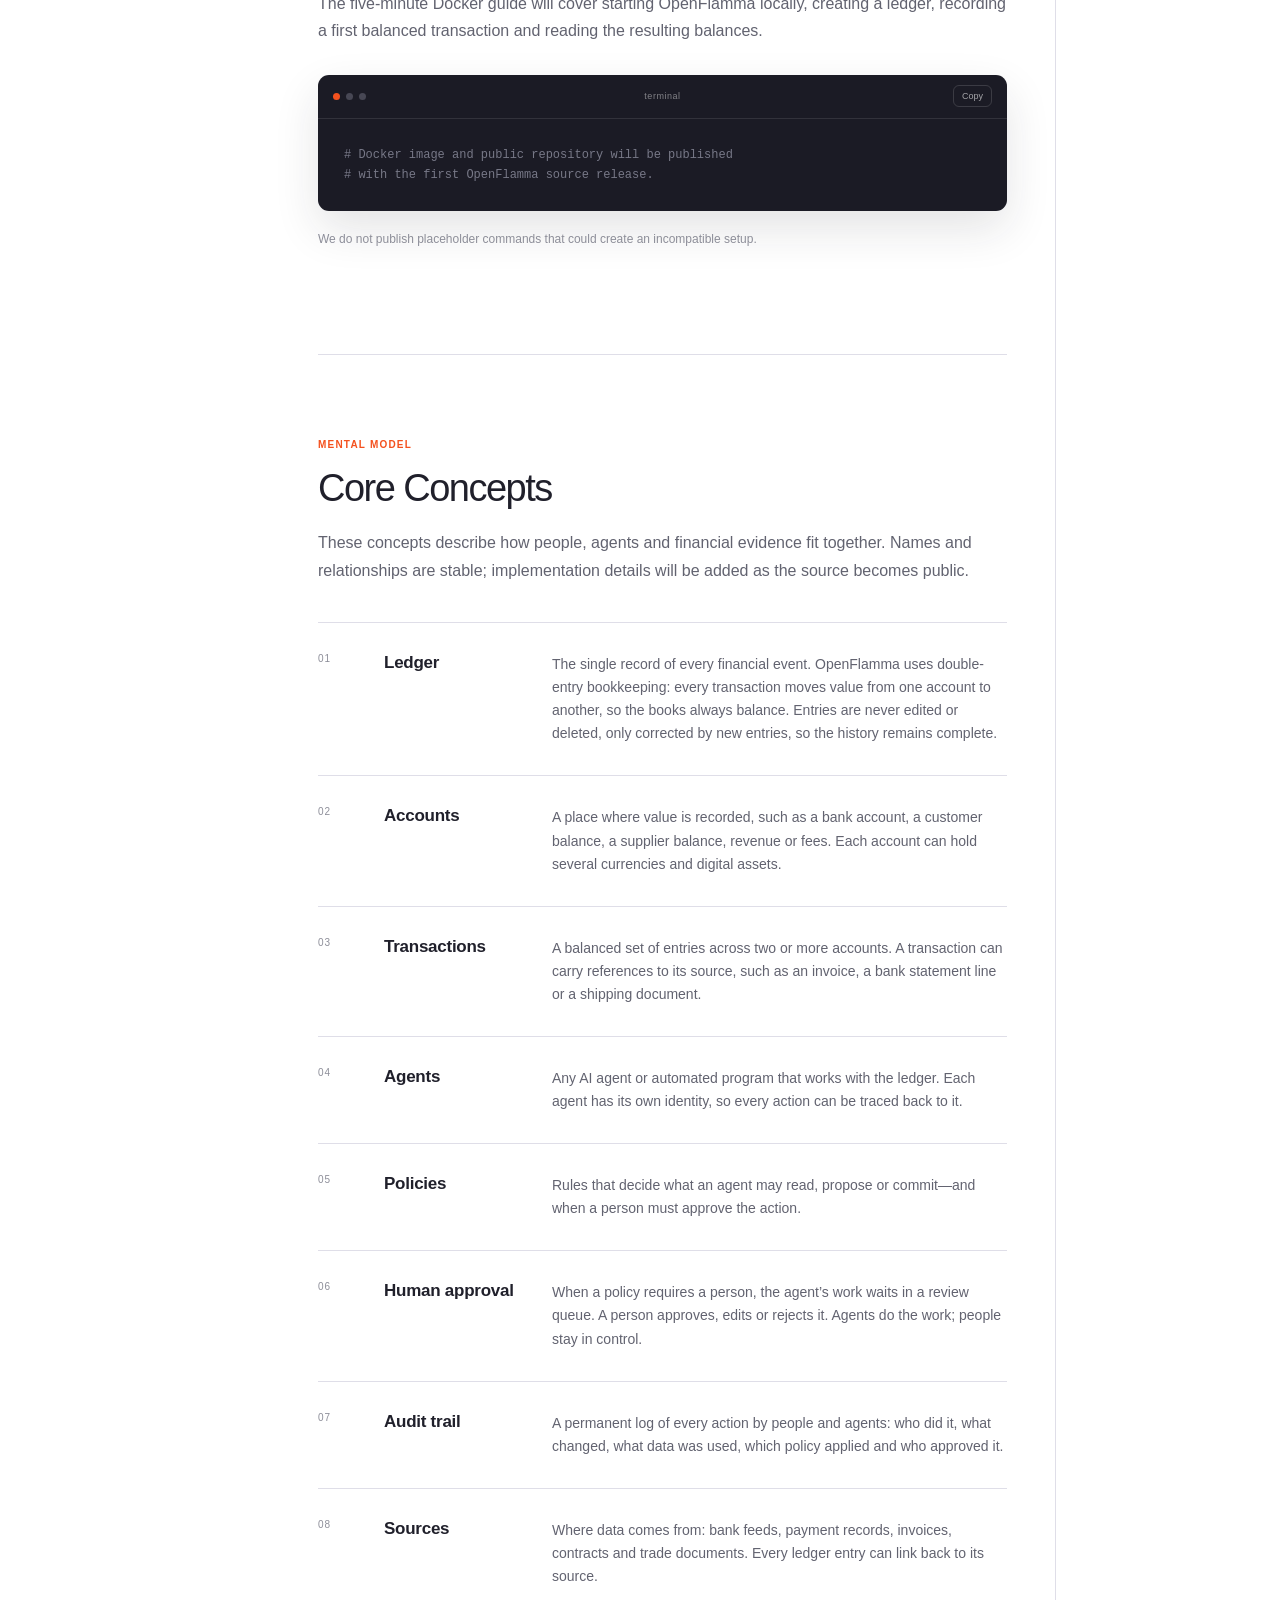
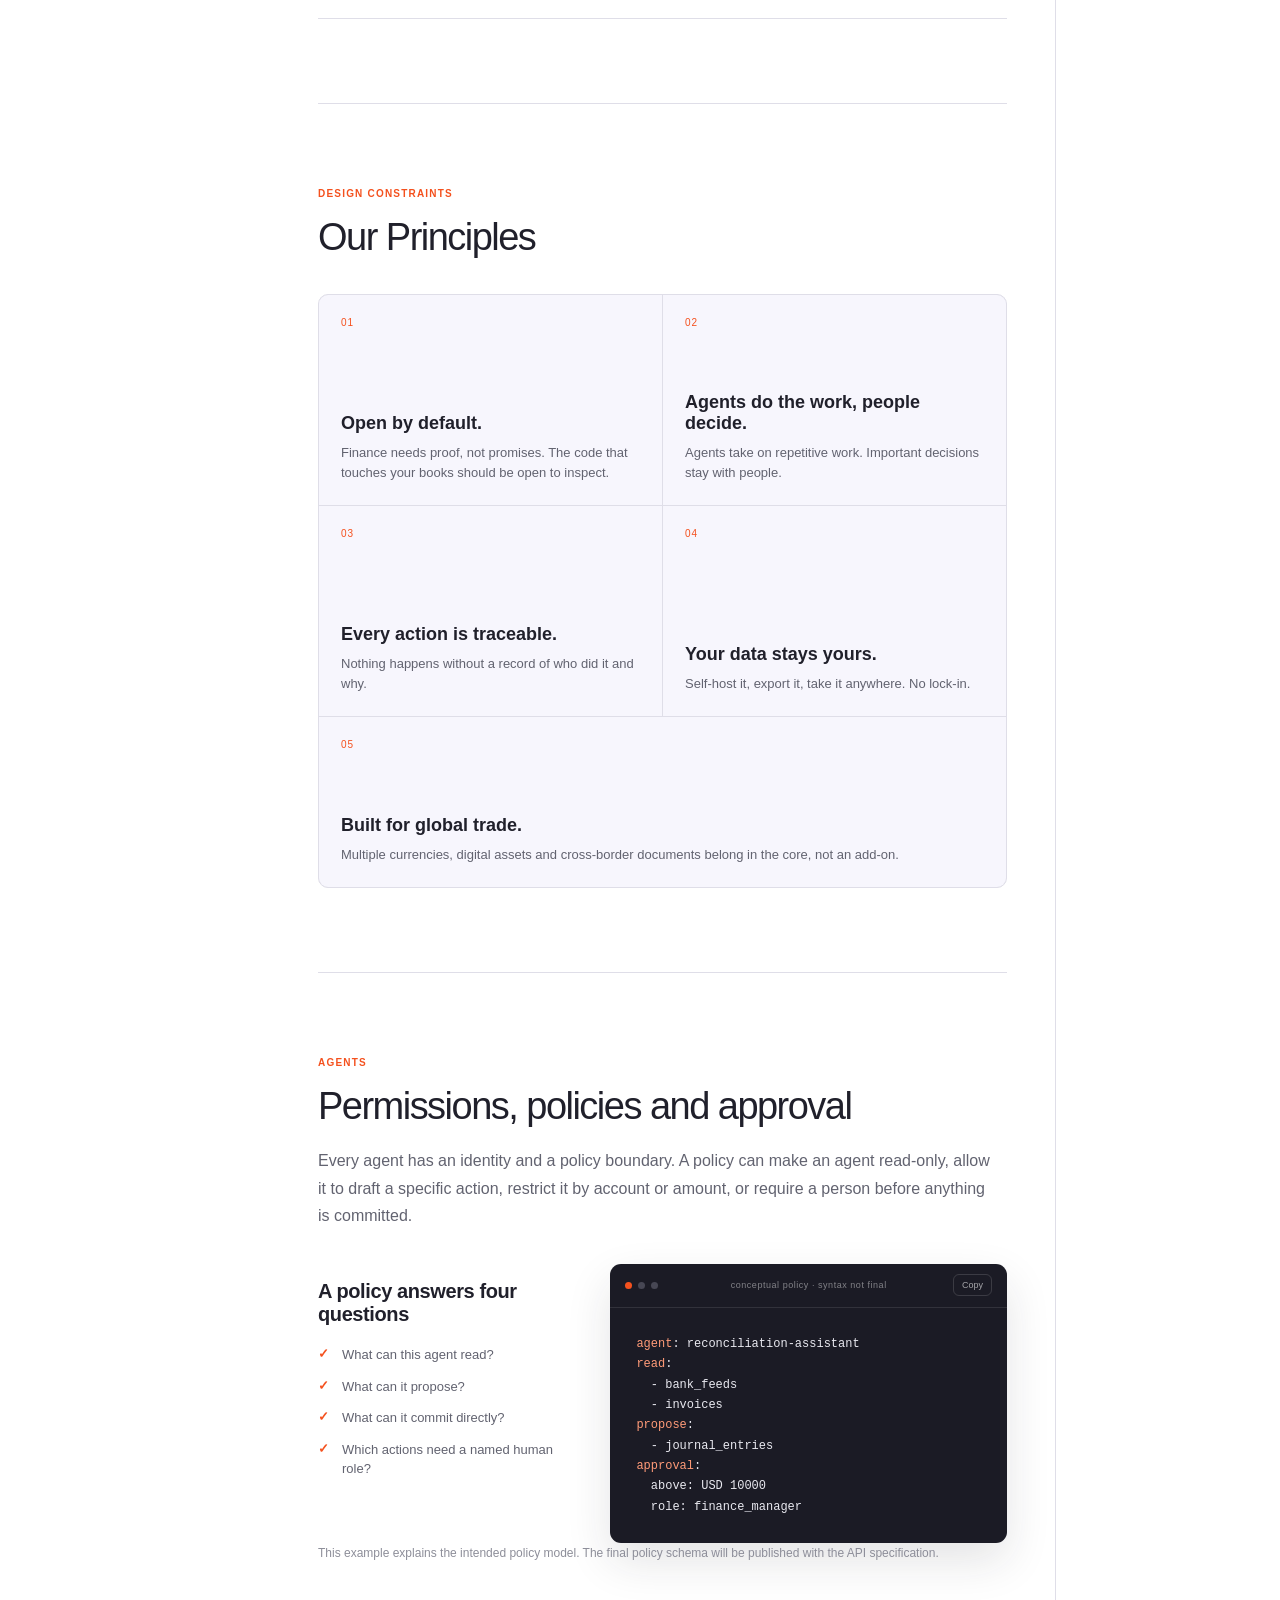
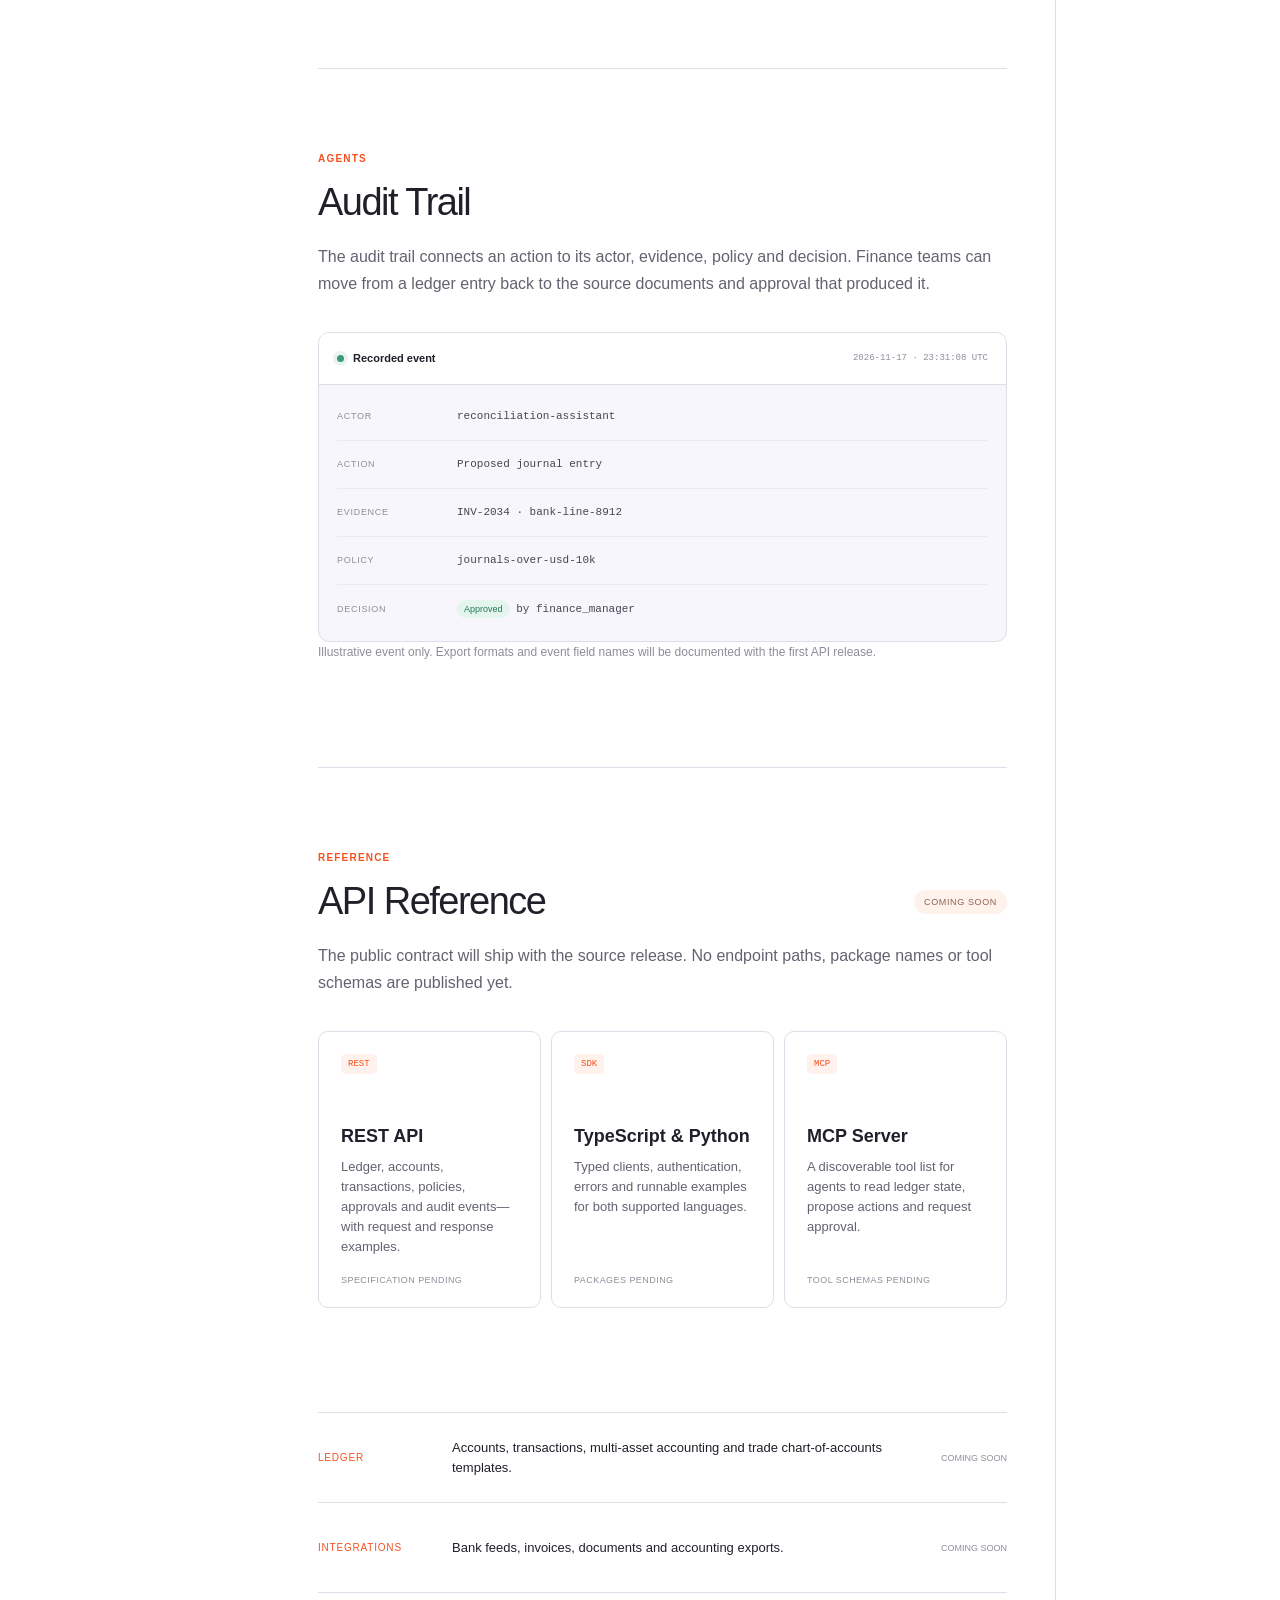
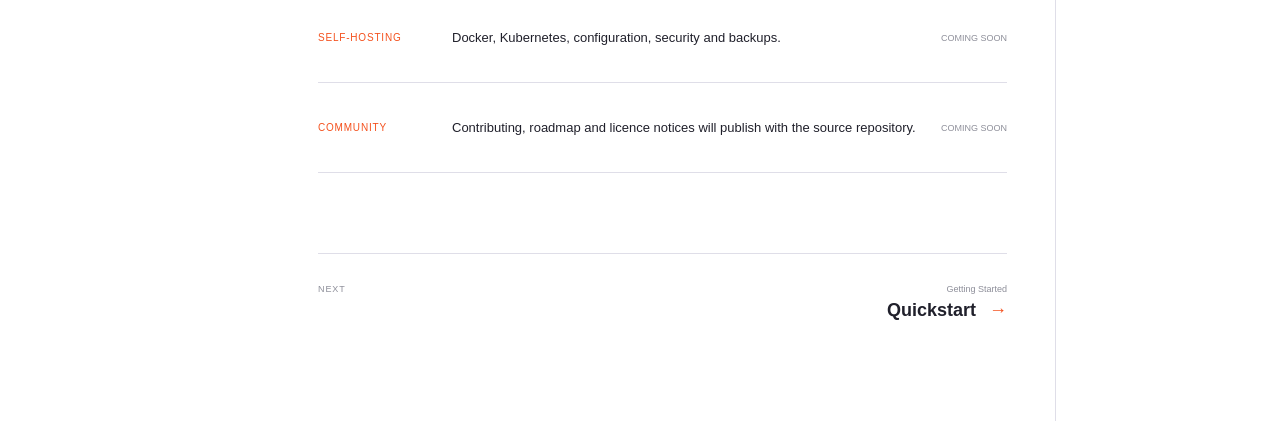
<file: docs/index.html>
<!doctype html>
<html lang="en">
<head>
  <meta charset="utf-8" />
  <meta name="viewport" content="width=device-width, initial-scale=1" />
  <meta name="description" content="OpenFlamma developer documentation for AI agents in global trade: ledger concepts, permissions, audit trails and upcoming API references." />
  <meta name="theme-color" content="#f7f6fd" />
  <title>OpenFlamma Docs — The open financial ledger for AI agents in global trade</title>
  <link rel="icon" href="../assets/openflamma-mark.svg" type="image/svg+xml" />
  <link rel="stylesheet" href="docs.css" />
</head>
<body>
  <a class="skip-link" href="#docs-main">Skip to documentation</a>

  <header class="docs-header">
    <div class="docs-brand">
      <a href="../index.html" aria-label="OpenFlamma home"><img src="../assets/openflamma-logo-black.svg" alt="OpenFlamma" /></a>
      <span>Docs</span>
    </div>
    <nav aria-label="Documentation shortcuts">
      <a href="#introduction">Guides</a>
      <a href="#api-reference">API reference</a>
      <a href="#community-note">Community</a>
    </nav>
    <div class="header-actions">
      <span class="version-pill">v0.1 · Preview</span>
      <a class="site-link" href="../index.html">Open site <span>↗</span></a>
      <button class="sidebar-toggle" type="button" aria-controls="docs-sidebar" aria-expanded="false" aria-label="Open documentation navigation"><i></i><i></i></button>
    </div>
  </header>

  <div class="docs-layout">
    <aside class="docs-sidebar" id="docs-sidebar" aria-label="Documentation navigation">
      <label class="docs-search"><span aria-hidden="true">⌕</span><input type="search" placeholder="Search docs" aria-label="Search documentation navigation" data-docs-search /><kbd>⌘K</kbd></label>
      <nav class="sidebar-nav">
        <section>
          <h2>Getting Started</h2>
          <a class="is-active" href="#introduction" data-search-item>Introduction</a>
          <a href="#quickstart" data-search-item>Quickstart <small>Soon</small></a>
          <a href="#core-concepts" data-search-item>Core Concepts</a>
        </section>
        <section>
          <h2>Ledger</h2>
          <a href="#ledger" data-search-item>Accounts &amp; Balances <small>Soon</small></a>
          <a href="#ledger" data-search-item>Transactions <small>Soon</small></a>
          <a href="#ledger" data-search-item>Multi-currency &amp; Digital Assets <small>Soon</small></a>
          <a href="#ledger" data-search-item>Chart of Accounts Templates <small>Soon</small></a>
        </section>
        <section>
          <h2>Agents</h2>
          <a href="#permissions" data-search-item>Connecting an Agent <small>Soon</small></a>
          <a href="#permissions" data-search-item>Permissions &amp; Policies</a>
          <a href="#permissions" data-search-item>Human Approval</a>
          <a href="#audit-trail" data-search-item>Audit Trail</a>
        </section>
        <section>
          <h2>Integrations</h2>
          <a href="#integrations" data-search-item>Bank Feeds <small>Soon</small></a>
          <a href="#integrations" data-search-item>Invoices &amp; Documents <small>Soon</small></a>
          <a href="#integrations" data-search-item>Accounting Exports <small>Soon</small></a>
        </section>
        <section>
          <h2>API Reference</h2>
          <a href="#api-reference" data-search-item>REST API <small>Soon</small></a>
          <a href="#api-reference" data-search-item>SDKs <small>Soon</small></a>
          <a href="#api-reference" data-search-item>MCP Server <small>Soon</small></a>
        </section>
        <section>
          <h2>Self-Hosting</h2>
          <a href="#self-hosting" data-search-item>Deployment <small>Soon</small></a>
          <a href="#self-hosting" data-search-item>Configuration <small>Soon</small></a>
          <a href="#self-hosting" data-search-item>Security <small>Soon</small></a>
        </section>
        <section id="community">
          <h2>Community</h2>
          <a href="#community-note" data-search-item>Contributing <small>Soon</small></a>
          <a href="#community-note" data-search-item>Roadmap <small>Soon</small></a>
          <a href="#community-note" data-search-item>License <small>Soon</small></a>
        </section>
      </nav>
      <p class="search-empty" hidden>No matching pages.</p>
    </aside>

    <main class="docs-main" id="docs-main">
      <article class="docs-article">
        <div class="breadcrumbs"><a href="../index.html">OpenFlamma</a><span>/</span><span>Getting Started</span><span>/</span><strong>Introduction</strong></div>

        <header class="article-hero" id="introduction">
          <div class="hero-label"><span></span> Developer preview</div>
          <h1>The open financial ledger for AI agents in global trade.</h1>
          <p>A shared financial layer for agents working across trade orders, documents, bank feeds and multi-currency payments—with human approval built in.</p>
          <div class="article-meta"><span>7 min read</span><span>Updated November 2026</span></div>
        </header>

        <aside class="trade-position" aria-label="Primary market">
          <div><span>Primary market</span><strong>Built first for importers, exporters and trading companies.</strong></div>
          <p>OpenFlamma starts where finance is hardest: one trade order, many documents, several currencies and payments, and no shared operational record.</p>
        </aside>

        <aside class="preview-note" aria-label="Preview status">
          <div><strong>Preview documentation</strong><p>The product model and principles are ready to explore. Install commands, endpoint schemas and packages will be published with the first public source release.</p></div>
          <span>v0.1</span>
        </aside>

        <section class="prose-section">
          <p class="lead">OpenFlamma is built around the operating reality of trade customers. AI agents are ready to match transactions, draft journal entries, check invoices and follow trade documents—but today’s finance systems give them no shared ledger, no clear authority and no durable record of what they did.</p>
          <p>OpenFlamma gives them all three:</p>
          <div class="feature-list">
            <article><span>01</span><div><h2>An open ledger</h2><p>A double-entry ledger for fiat and digital assets. One source of truth agents can work from and your team can approve.</p></div></article>
            <article><span>02</span><div><h2>Permissions and policies</h2><p>Simple rules define what each agent can read, what it can propose, and what needs human approval.</p></div></article>
            <article><span>03</span><div><h2>A complete audit trail</h2><p>Every agent action is recorded: what it did, what data it used, who approved it, and when.</p></div></article>
          </div>
          <aside class="boundary-note"><strong>Important boundary</strong><p>OpenFlamma records and organises financial data. It does not hold, move or transfer money.</p></aside>
        </section>

        <section class="prose-section" id="who-its-for">
          <div class="section-kicker">Primary users</div>
          <h2>Built around trade operations</h2>
          <div class="audience-grid">
            <article><span>↗</span><h3>Importers &amp; exporters</h3><p>Following the documents, currencies and payments behind every cross-border order.</p></article>
            <article><span>◎</span><h3>Trade finance teams</h3><p>Giving agents reconciliation and bookkeeping work while keeping approval authority.</p></article>
            <article><span>{ }</span><h3>Agent developers</h3><p>Building agents that need safe access to transaction-level trade and financial data.</p></article>
          </div>
        </section>

        <section class="prose-section" id="open-source-cloud">
          <div class="section-kicker">Deployment model</div>
          <h2>Open source and Cloud</h2>
          <p>The ledger, permissions and audit trail are open source. Run them yourself, inspect every line, and keep your data. OpenFlamma Cloud is the hosted version, with agentic reconciliation, a trade finance assistant, a console and support built in.</p>
          <div class="compare-table" role="table" aria-label="Open source and Cloud comparison">
            <div class="compare-head" role="row"><span role="columnheader">Capability</span><strong role="columnheader">Open source</strong><strong role="columnheader">Cloud</strong></div>
            <div role="row"><span role="cell">Ledger, policies and audit</span><b role="cell">Included</b><b role="cell">Included</b></div>
            <div role="row"><span role="cell">Where it runs</span><b role="cell">Your infrastructure</b><b role="cell">Managed by OpenFlamma Cloud</b></div>
            <div role="row"><span role="cell">Agent products and console</span><b role="cell">Build your own</b><b role="cell">Included</b></div>
          </div>
        </section>

        <section class="prose-section coming-section" id="quickstart">
          <div class="section-kicker">Getting Started</div>
          <div class="heading-with-status"><h2>Quickstart</h2><span>Coming soon</span></div>
          <p>The five-minute Docker guide will cover starting OpenFlamma locally, creating a ledger, recording a first balanced transaction and reading the resulting balances.</p>
          <div class="code-window">
            <div class="code-topbar"><span><i></i><i></i><i></i></span><small>terminal</small><button type="button" data-copy-code>Copy</button></div>
            <pre><code><span class="code-comment"># Docker image and public repository will be published</span>
<span class="code-comment"># with the first OpenFlamma source release.</span></code></pre>
          </div>
          <p class="inline-note">We do not publish placeholder commands that could create an incompatible setup.</p>
        </section>

        <section class="prose-section" id="core-concepts">
          <div class="section-kicker">Mental model</div>
          <h2>Core Concepts</h2>
          <p>These concepts describe how people, agents and financial evidence fit together. Names and relationships are stable; implementation details will be added as the source becomes public.</p>
          <div class="concept-list">
            <article><span>01</span><div><h3>Ledger</h3><p>The single record of every financial event. OpenFlamma uses double-entry bookkeeping: every transaction moves value from one account to another, so the books always balance. Entries are never edited or deleted, only corrected by new entries, so the history remains complete.</p></div></article>
            <article><span>02</span><div><h3>Accounts</h3><p>A place where value is recorded, such as a bank account, a customer balance, a supplier balance, revenue or fees. Each account can hold several currencies and digital assets.</p></div></article>
            <article><span>03</span><div><h3>Transactions</h3><p>A balanced set of entries across two or more accounts. A transaction can carry references to its source, such as an invoice, a bank statement line or a shipping document.</p></div></article>
            <article><span>04</span><div><h3>Agents</h3><p>Any AI agent or automated program that works with the ledger. Each agent has its own identity, so every action can be traced back to it.</p></div></article>
            <article><span>05</span><div><h3>Policies</h3><p>Rules that decide what an agent may read, propose or commit—and when a person must approve the action.</p></div></article>
            <article><span>06</span><div><h3>Human approval</h3><p>When a policy requires a person, the agent’s work waits in a review queue. A person approves, edits or rejects it. Agents do the work; people stay in control.</p></div></article>
            <article><span>07</span><div><h3>Audit trail</h3><p>A permanent log of every action by people and agents: who did it, what changed, what data was used, which policy applied and who approved it.</p></div></article>
            <article><span>08</span><div><h3>Sources</h3><p>Where data comes from: bank feeds, payment records, invoices, contracts and trade documents. Every ledger entry can link back to its source.</p></div></article>
          </div>
        </section>

        <section class="prose-section" id="principles">
          <div class="section-kicker">Design constraints</div>
          <h2>Our Principles</h2>
          <ol class="principles-list">
            <li><span>01</span><div><h3>Open by default.</h3><p>Finance needs proof, not promises. The code that touches your books should be open to inspect.</p></div></li>
            <li><span>02</span><div><h3>Agents do the work, people decide.</h3><p>Agents take on repetitive work. Important decisions stay with people.</p></div></li>
            <li><span>03</span><div><h3>Every action is traceable.</h3><p>Nothing happens without a record of who did it and why.</p></div></li>
            <li><span>04</span><div><h3>Your data stays yours.</h3><p>Self-host it, export it, take it anywhere. No lock-in.</p></div></li>
            <li><span>05</span><div><h3>Built for global trade.</h3><p>Multiple currencies, digital assets and cross-border documents belong in the core, not an add-on.</p></div></li>
          </ol>
        </section>

        <section class="prose-section" id="permissions">
          <div class="section-kicker">Agents</div>
          <h2>Permissions, policies and approval</h2>
          <p>Every agent has an identity and a policy boundary. A policy can make an agent read-only, allow it to draft a specific action, restrict it by account or amount, or require a person before anything is committed.</p>
          <div class="policy-layout">
            <div><h3>A policy answers four questions</h3><ul class="check-list"><li>What can this agent read?</li><li>What can it propose?</li><li>What can it commit directly?</li><li>Which actions need a named human role?</li></ul></div>
            <div class="code-window policy-code">
              <div class="code-topbar"><span><i></i><i></i><i></i></span><small>conceptual policy · syntax not final</small><button type="button" data-copy-code>Copy</button></div>
              <pre><code><span class="code-key">agent</span>: reconciliation-assistant
<span class="code-key">read</span>:
  - bank_feeds
  - invoices
<span class="code-key">propose</span>:
  - journal_entries
<span class="code-key">approval</span>:
  above: USD 10000
  role: finance_manager</code></pre>
            </div>
          </div>
          <p class="inline-note">This example explains the intended policy model. The final policy schema will be published with the API specification.</p>
        </section>

        <section class="prose-section" id="audit-trail">
          <div class="section-kicker">Agents</div>
          <h2>Audit Trail</h2>
          <p>The audit trail connects an action to its actor, evidence, policy and decision. Finance teams can move from a ledger entry back to the source documents and approval that produced it.</p>
          <div class="audit-event" aria-label="Illustrative audit event">
            <div class="audit-event-head"><span><i></i> Recorded event</span><time>2026-11-17 · 23:31:08 UTC</time></div>
            <dl>
              <div><dt>Actor</dt><dd>reconciliation-assistant</dd></div>
              <div><dt>Action</dt><dd>Proposed journal entry</dd></div>
              <div><dt>Evidence</dt><dd>INV-2034 · bank-line-8912</dd></div>
              <div><dt>Policy</dt><dd>journals-over-usd-10k</dd></div>
              <div><dt>Decision</dt><dd><span>Approved</span> by finance_manager</dd></div>
            </dl>
          </div>
          <p class="inline-note">Illustrative event only. Export formats and event field names will be documented with the first API release.</p>
        </section>

        <section class="prose-section coming-section" id="api-reference">
          <div class="section-kicker">Reference</div>
          <div class="heading-with-status"><h2>API Reference</h2><span>Coming soon</span></div>
          <p>The public contract will ship with the source release. No endpoint paths, package names or tool schemas are published yet.</p>
          <div class="reference-grid">
            <article><span>REST</span><h3>REST API</h3><p>Ledger, accounts, transactions, policies, approvals and audit events—with request and response examples.</p><small>Specification pending</small></article>
            <article><span>SDK</span><h3>TypeScript &amp; Python</h3><p>Typed clients, authentication, errors and runnable examples for both supported languages.</p><small>Packages pending</small></article>
            <article><span>MCP</span><h3>MCP Server</h3><p>A discoverable tool list for agents to read ledger state, propose actions and request approval.</p><small>Tool schemas pending</small></article>
          </div>
        </section>

        <section class="future-index" aria-label="Upcoming documentation">
          <div id="ledger"><span>Ledger</span><strong>Accounts, transactions, multi-asset accounting and trade chart-of-accounts templates.</strong><small>Coming soon</small></div>
          <div id="integrations"><span>Integrations</span><strong>Bank feeds, invoices, documents and accounting exports.</strong><small>Coming soon</small></div>
          <div id="self-hosting"><span>Self-Hosting</span><strong>Docker, Kubernetes, configuration, security and backups.</strong><small>Coming soon</small></div>
          <div id="community-note"><span>Community</span><strong>Contributing, roadmap and licence notices will publish with the source repository.</strong><small>Coming soon</small></div>
        </section>

        <nav class="article-next" aria-label="Next documentation page"><span>Next</span><a href="#quickstart"><small>Getting Started</small><strong>Quickstart <b>→</b></strong></a></nav>
      </article>
    </main>

    <aside class="page-toc" aria-label="On this page">
      <h2>On this page</h2>
      <nav><a class="is-active" href="#introduction">Introduction</a><a href="#who-its-for">Trade users</a><a href="#open-source-cloud">Open source and Cloud</a><a href="#quickstart">Quickstart</a><a href="#core-concepts">Core Concepts</a><a href="#principles">Principles</a><a href="#permissions">Permissions</a><a href="#audit-trail">Audit Trail</a><a href="#api-reference">API Reference</a></nav>
      <div class="toc-status"><span></span><div><strong>Developer preview</strong><small>Concepts ready · API pending</small></div></div>
    </aside>
  </div>

  <script src="docs.js"></script>
</body>
</html>
</file>
<file: styles.css>
:root {
  --night: #171721;
  --panel: #1e1e2a;
  --ink: #272735;
  --subdued: #5c5d69;
  --muted: #c3c3cc;
  --text: #ededf3;
  --light: #f7f6fd;
  --paper: #eeedf7;
  --white: #fff;
  --blue: #5266eb;
  --orange: #f4511e;
  --cyan: #b8e4eb;
  --edge: rgba(175, 178, 206, .34);
  --max: 1180px;
  --duration-fast: 120ms;
  --duration-default: 200ms;
  --duration-slow: 320ms;
  --ease-out: cubic-bezier(0, 0, .2, 1);
  --ease-in-out: cubic-bezier(.4, 0, .2, 1);
  --ease-emphasized: cubic-bezier(.2, 0, 0, 1);
}

* { box-sizing: border-box; }
html { scroll-behavior: smooth; }
body { margin: 0; color: var(--ink); background: var(--night); font-family: Inter, "Helvetica Neue", Arial, sans-serif; font-weight: 400; -webkit-font-smoothing: antialiased; }
button, a { font: inherit; }
a { color: inherit; text-decoration: none; }
button { color: inherit; }
img { display: block; max-width: 100%; }
.skip-link { position: fixed; left: 16px; top: -80px; z-index: 1000; padding: 12px 18px; background: white; border-radius: 24px; transition: top .2s; }
.skip-link:focus { top: 16px; }
.section-shell { width: min(var(--max), calc(100% - 64px)); margin: 0 auto; }
.section-light { background: var(--light); }
.eyebrow { display: flex; gap: 10px; align-items: center; margin: 0; font-size: 12px; letter-spacing: .12em; text-transform: uppercase; font-weight: 650; }
.eyebrow > span { width: 8px; height: 8px; border-radius: 50%; background: var(--orange); box-shadow: 0 0 0 4px rgba(244,81,30,.12); }
.eyebrow-dark { color: rgba(237,237,243,.72); }
.button { min-height: 42px; padding: 0 20px; border: 0; border-radius: 999px; display: inline-flex; align-items: center; justify-content: center; gap: 10px; font-size: 15px; cursor: pointer; transition: transform var(--duration-fast) var(--ease-out), background-color var(--duration-fast) var(--ease-out), color var(--duration-fast) var(--ease-out), box-shadow var(--duration-fast) var(--ease-out); }
.button:hover { transform: translateY(-2px); }
.button:active { transform: scale(.98); }
.button:focus-visible, button:focus-visible, a:focus-visible { outline: 2px solid var(--orange); outline-offset: 3px; }
.button-blue { background: var(--orange); color: var(--white); box-shadow: 0 8px 28px rgba(244,81,30,.2); }
.button-blue:hover { background: #d94214; box-shadow: 0 10px 34px rgba(244,81,30,.3); }
.button-small { min-height: 38px; font-size: 14px; padding: 0 17px; }
.button-glass { border: 1px solid var(--edge); background: rgba(175,178,206,.16); color: var(--text); backdrop-filter: blur(16px); }
.button-soft { background: #eef0fd; color: var(--ink); }

.site-header { height: 72px; padding: 0 32px; position: fixed; inset: 0 0 auto; z-index: 100; display: flex; align-items: center; justify-content: space-between; color: var(--text); background: rgba(23,23,33,.42); border-bottom: 1px solid rgba(255,255,255,.08); backdrop-filter: blur(18px); transition: color .25s, background .25s, box-shadow .25s; }
.site-header.is-light { color: var(--ink); background: rgba(247,246,253,.9); box-shadow: 0 4px 20px rgba(31,31,41,.06); border-color: rgba(39,39,53,.08); }
.brand { display:flex; align-items:baseline; gap:9px; }
.brand img { width:148px; height:auto; }
.brand [data-logo-black] { display:none; }
.site-header.is-light .brand [data-logo-white] { display:none; }
.site-header.is-light .brand [data-logo-black] { display:block; }
.brand span { padding-left:9px; border-left:1px solid currentColor; font-size:10px; line-height:1; letter-spacing:.08em; opacity:.58; }
.site-header nav { position: absolute; left: 50%; transform: translateX(-50%); display: flex; align-items: center; gap: 34px; font-size: 14px; }
.site-header nav a { opacity: .76; transition: opacity .2s; }
.site-header nav a:hover { opacity: 1; }
.header-actions { display: flex; align-items: center; gap: 12px; }
.menu-button { display: none; border: 0; padding: 0; width: 42px; height: 42px; background: transparent; border-radius: 50%; }
.menu-button i { display: block; width: 18px; height: 1px; margin: 5px auto; background: currentColor; transition: transform .2s; }

.hero { min-height: 920px; position: relative; overflow: hidden; display: flex; flex-direction: column; justify-content: center; color: var(--text); background: var(--night); isolation: isolate; }
.hero-atmosphere { position: absolute; inset: -3%; z-index: -2; background: linear-gradient(90deg, rgba(14,15,26,.75) 0%, rgba(14,15,26,.28) 55%, rgba(14,15,26,.12) 100%), linear-gradient(0deg, rgba(23,23,33,.72), transparent 42%), url("assets/agentic-coast-hero.png") center / cover no-repeat; transform: scale(1.03) translate3d(0,0,0); animation: hero-breathe 12s var(--ease-in-out) infinite alternate; will-change: transform; }
.hero-atmosphere::after { content: ""; position: absolute; inset: 0; background: radial-gradient(circle at 74% 67%, transparent, rgba(23,23,33,.18) 32%, transparent 58%); }
@keyframes hero-breathe { to { transform: scale(1.1) translate3d(-1.5%, -.8%, 0); } }
.hero-motion-layer { position: absolute; inset: 0; z-index: -1; overflow: hidden; pointer-events: none; }
.route-beam { position: absolute; left: 8%; width: 88%; height: 1px; opacity: .38; transform-origin: left center; background: linear-gradient(90deg, transparent 0%, rgba(184,228,235,.2) 18%, rgba(184,228,235,.85) 52%, rgba(244,81,30,.72) 78%, transparent 100%); filter: drop-shadow(0 0 6px rgba(184,228,235,.5)); }
.route-beam::after { content:""; position:absolute; inset:-1px 0; background:linear-gradient(90deg,transparent 25%,white 49%,transparent 55%); animation: beam-travel 5.8s var(--ease-in-out) infinite; }
.route-beam-one { top: 59%; transform: rotate(2.8deg); }
.route-beam-two { top: 67%; left: 18%; width: 69%; transform: rotate(-4deg); animation-delay: -2s; }
.route-beam-three { top: 51%; left: 35%; width: 50%; transform: rotate(7deg); animation-delay: -4s; }
.route-pulse { position:absolute; width:8px; height:8px; border-radius:50%; background:#c8f5ff; box-shadow:0 0 0 5px rgba(184,228,235,.12),0 0 20px rgba(184,228,235,.9); animation:route-pulse 2.8s var(--ease-in-out) infinite; }
.pulse-one { left:31%; top:60%; }.pulse-two { left:62%; top:55%; animation-delay:-1s; }.pulse-three { right:14%; top:65%; background:#ff8b65; box-shadow:0 0 0 5px rgba(244,81,30,.13),0 0 20px rgba(244,81,30,.9); animation-delay:-2s; }
@keyframes beam-travel { 0% { transform:translateX(-70%); opacity:0; } 35%,65% { opacity:.75; } 100% { transform:translateX(70%); opacity:0; } }
@keyframes route-pulse { 0%,100% { transform:scale(.72); opacity:.45; } 50% { transform:scale(1.25); opacity:1; } }
.hero-copy { width: min(760px, calc(100% - 64px)); margin: 34px auto 180px; text-align: center; display: flex; flex-direction: column; align-items: center; }
.hero-copy h1 { max-width: 760px; margin: 24px 0 18px; font-size: clamp(48px, 5vw, 74px); line-height: 1.04; font-weight: 470; letter-spacing: -.045em; text-wrap: balance; }
.hero-lead { max-width: 690px; margin: 0; font-size: 20px; line-height: 1.48; color: rgba(237,237,243,.82); text-wrap: balance; }
.hero-copy .eyebrow small { font-size:9px; font-weight:500; letter-spacing:.08em; text-transform:none; opacity:.58; }
.hero-actions { display: flex; justify-content: center; align-items: center; gap: 10px; margin-top: 30px; }
.button-hero { min-height: 48px; padding: 0 24px; }
.email-capsule { height: 48px; width: 390px; display: flex; align-items: center; justify-content: space-between; padding-left: 20px; border: 1px solid var(--edge); border-radius: 999px; background: rgba(175,178,206,.15); backdrop-filter: blur(20px); font-size: 14px; color: rgba(237,237,243,.72); }
.email-capsule b { height: 40px; margin-right: 3px; padding: 0 18px; display: inline-flex; align-items: center; border-radius: 999px; background: var(--blue); color: white; font-weight: 500; }
.hero-object { position: absolute; right: 8vw; bottom: 132px; width: 336px; padding: 16px; border: 1px solid rgba(200,225,238,.32); border-radius: 14px; color: var(--text); background: rgba(23,29,41,.46); box-shadow: 0 20px 70px rgba(0,0,0,.24), inset 0 1px rgba(255,255,255,.15); backdrop-filter: blur(18px); transform: perspective(900px) rotateY(-7deg) rotateX(3deg); animation: ledger-float 5.5s var(--ease-in-out) infinite alternate; will-change: transform; }
@keyframes ledger-float { to { transform: perspective(900px) rotateY(-4deg) rotateX(1deg) translate3d(0,-14px,0); box-shadow:0 32px 90px rgba(0,0,0,.3),inset 0 1px rgba(255,255,255,.2); } }
.object-head, .object-row { display: flex; justify-content: space-between; align-items: center; }
.object-head { padding-bottom: 14px; border-bottom: 1px solid rgba(255,255,255,.14); font-size: 12px; }
.object-head span { display: flex; align-items: center; gap: 7px; }
.object-head i { width: 6px; height: 6px; border-radius: 50%; background: #83e2c1; box-shadow: 0 0 10px #83e2c1; }
.object-head small { letter-spacing: .1em; opacity: .56; }
.object-row { padding: 14px 0; font-size: 13px; border-bottom: 1px solid rgba(255,255,255,.09); }
.object-row span { color: rgba(237,237,243,.58); }
.object-row b { font-weight: 480; }
.object-row-final { border: 0; padding-bottom: 0; }
.object-row-final b { color: #ffc3ae; }
.hero-foot { position: absolute; bottom: 0; left: 50%; width: min(var(--max), calc(100% - 64px)); transform: translateX(-50%); display: grid; grid-template-columns: repeat(4,1fr); border-top: 1px solid rgba(255,255,255,.18); }
.hero-foot span { padding: 22px 18px; font-size: 12px; color: rgba(237,237,243,.68); text-align: center; border-right: 1px solid rgba(255,255,255,.12); }
.hero-foot span:last-child { border: 0; }

.positioning-band { padding: 76px 32px; color: var(--ink); background: var(--paper); border-bottom: 1px solid rgba(39,39,53,.12); }
.positioning-band p { max-width: 940px; margin: 0 auto; font-size: clamp(26px,3.2vw,42px); line-height: 1.16; letter-spacing: -.035em; font-weight: 450; text-align: center; text-wrap: balance; opacity:.18; transform:translateY(28px); transition:opacity .8s var(--ease-out),transform .8s var(--ease-emphasized); }
.positioning-band.is-inview p { opacity:1; transform:none; }

.problem { padding: 144px 0 136px; }
.chapter-heading { display: grid; grid-template-columns: 1fr 2.05fr; gap: 80px; align-items: start; padding-top: 24px; border-top: 1px solid rgba(39,39,53,.24); }
.chapter-heading h2 { margin: 0; max-width: 720px; font-size: clamp(38px,4.2vw,58px); line-height: 1.07; letter-spacing: -.04em; font-weight: 470; text-wrap: balance; }
.problem-list { margin-top: 104px; border-top: 1px solid rgba(39,39,53,.22); }
.problem-item { display: grid; grid-template-columns: 72px .85fr 1.15fr 300px; gap: 28px; align-items: center; min-height: 180px; border-bottom: 1px solid rgba(39,39,53,.18); }
.problem-index { font-size: 12px; letter-spacing: .12em; color: var(--subdued); }
.problem-item h3 { margin: 0; font-size: 26px; line-height: 1.15; letter-spacing: -.025em; font-weight: 490; }
.problem-item p { margin: 0; color: var(--subdued); line-height: 1.55; font-size: 16px; }
.mini-map, .mini-bars, .mini-route, .mini-gate { height: 100px; position: relative; overflow: hidden; border-radius: 10px; background: #e7e6f1; }
.mini-map { display: grid; grid-template-columns: repeat(4,1fr); gap: 8px; align-items: center; padding: 18px; }
.mini-map i { position: relative; z-index: 2; padding: 8px 4px; border: 1px solid rgba(39,39,53,.16); border-radius: 5px; background: rgba(255,255,255,.6); text-align: center; font-size: 10px; font-style: normal; }
.mini-map b { position: absolute; left: 25px; right: 25px; top: 49px; border-top: 1px dashed var(--blue); }
.mini-bars { display: flex; align-items: flex-end; gap: 8px; padding: 18px; }
.mini-bars i { flex: 1; height: 22%; background: #c7c8d8; border-radius: 3px 3px 0 0; }
.mini-bars i:nth-child(2) { height: 42%; }.mini-bars i:nth-child(3) { height: 65%; }.mini-bars i:nth-child(4) { height: 85%; background: #8794ec; }
.mini-bars b { position: absolute; top: 14px; right: 14px; font-size: 10px; font-weight: 500; color: var(--orange); }
.mini-route { display: flex; align-items: center; justify-content: space-around; padding: 18px; }
.mini-route i { position: absolute; left: 25px; right: 25px; border-top: 1px dashed var(--blue); }
.mini-route span { z-index: 1; width: 36px; height: 36px; display: grid; place-items: center; border-radius: 50%; background: white; border: 1px solid #d5d5e1; font-size: 9px; }
.mini-route span:nth-of-type(3) { background: var(--blue); color: white; }
.mini-gate { display: flex; justify-content: center; align-items: center; gap: 10px; }
.mini-gate span { font-size: 9px; letter-spacing: .1em; }.mini-gate i { width: 42px; border-top: 1px dashed #9b9caa; }.mini-gate b { width: 35px; height: 35px; display: grid; place-items: center; border-radius: 8px; background: #d6d5e2; color: var(--orange); }
.problem.is-inview .mini-map i { animation: tile-arrive .48s var(--ease-out) both; }
.problem.is-inview .mini-map i:nth-child(2) { animation-delay:.08s; }.problem.is-inview .mini-map i:nth-child(3) { animation-delay:.16s; }.problem.is-inview .mini-map i:nth-child(4) { animation-delay:.24s; }
.problem.is-inview .mini-bars i { transform-origin:bottom; animation:bar-rise .65s var(--ease-emphasized) both; }
.problem.is-inview .mini-bars i:nth-child(2) { animation-delay:.07s; }.problem.is-inview .mini-bars i:nth-child(3) { animation-delay:.14s; }.problem.is-inview .mini-bars i:nth-child(4) { animation-delay:.21s; }
.problem.is-inview .mini-route span { animation:route-node 2.8s var(--ease-in-out) infinite; }.problem.is-inview .mini-route span:nth-of-type(2) { animation-delay:-2.1s; }.problem.is-inview .mini-route span:nth-of-type(3) { animation-delay:-1.4s; }.problem.is-inview .mini-route span:nth-of-type(4) { animation-delay:-.7s; }
.problem.is-inview .mini-gate b { animation:gate-pulse 2.2s var(--ease-in-out) infinite; }
@keyframes tile-arrive { from { opacity:0; transform:translateY(10px); } }
@keyframes bar-rise { from { transform:scaleY(.08); opacity:.35; } }
@keyframes route-node { 0%,100% { box-shadow:0 0 0 0 rgba(82,102,235,0); } 25% { box-shadow:0 0 0 6px rgba(82,102,235,.12); } }
@keyframes gate-pulse { 0%,100% { transform:scale(1); } 50% { transform:scale(1.08); background:#fff; box-shadow:0 0 22px rgba(244,81,30,.2); } }

.transition-quote { padding: 128px 32px; display: grid; place-items: center; color: var(--text); background: var(--night); }
.transition-quote p { max-width: 930px; margin: 0; text-align: center; font-size: clamp(32px,4vw,50px); font-weight: 420; line-height: 1.14; letter-spacing: -.035em; text-wrap: balance; background:linear-gradient(100deg,#ededf3 15%,#ededf3 38%,#ff8b65 50%,#ededf3 62%,#ededf3 85%); background-size:260% 100%; background-position:100% 0; -webkit-background-clip:text; background-clip:text; color:transparent; }
.transition-quote.is-inview p { animation:quote-light 2.2s var(--ease-in-out) both; }
@keyframes quote-light { to { background-position:0 0; } }

.products { padding: 144px 0 160px; }
.product-intro { max-width: 760px; margin: 0 auto 72px; text-align: center; display: flex; flex-direction: column; align-items: center; }
.product-intro h2 { margin: 22px 0 18px; font-size: clamp(42px,5vw,64px); line-height: 1.05; letter-spacing: -.045em; font-weight: 470; }
.product-intro > p:last-child { max-width: 620px; margin: 0; color: var(--subdued); font-size: 18px; line-height: 1.45; }
.product-copy-grid { display: grid; grid-template-columns: repeat(2,1fr); gap: 32px; margin-bottom: 48px; }
.product-copy-grid article { padding: 28px 0 32px; border-top: 1px solid rgba(39,39,53,.22); }
.product-copy-grid article > span { font-size: 10px; letter-spacing: .13em; color: var(--subdued); }
.product-copy-grid h3 { margin: 28px 0 12px; font-size: 25px; line-height: 1.15; font-weight: 490; letter-spacing: -.025em; }
.product-copy-grid p { max-width: 510px; margin: 0; color: var(--subdued); font-size: 15px; line-height: 1.6; }
.product-switcher { border-radius: 16px; background: #e8e7f1; padding: 14px; }
.products.is-inview .product-switcher { animation:stage-arrive .75s var(--ease-emphasized) both; }
.products.is-inview .table-row:not(.table-head) { animation:table-arrive .42s var(--ease-out) both; }.products.is-inview .table-row:nth-child(3) { animation-delay:.09s; }.products.is-inview .table-row:nth-child(4) { animation-delay:.18s; }
@keyframes stage-arrive { from { opacity:.2; transform:translateY(32px) scale(.985); } }
@keyframes table-arrive { from { opacity:0; transform:translateX(-12px); } }
.product-tabs { display: grid; grid-template-columns: repeat(2,1fr); gap: 10px; }
.product-tab { position: relative; min-height: 112px; padding: 20px 24px 20px 62px; text-align: left; border: 0; border-radius: 10px; background: transparent; cursor: pointer; transition: background-color var(--duration-default) var(--ease-in-out), box-shadow var(--duration-default) var(--ease-in-out), transform var(--duration-fast) var(--ease-out); }
.product-tab:active { transform:scale(.99); }
.product-tab.is-active { background: white; box-shadow: 0 2px 8px rgba(39,39,53,.06); }
.product-tab > span { position: absolute; left: 22px; top: 22px; font-size: 11px; color: var(--subdued); }
.product-tab b { display: block; font-size: 18px; font-weight: 520; }.product-tab small { display: block; margin-top: 8px; color: var(--subdued); font-size: 13px; }
.product-stage { margin-top: 14px; min-height: 640px; border-radius: 12px; background: var(--panel); color: var(--text); overflow: hidden; }
.product-panel { padding: 28px; animation: panel-in .38s ease; }
@keyframes panel-in { from { opacity: 0; transform: translateY(8px); } }
.panel-topbar { display: flex; justify-content: space-between; align-items: center; padding-bottom: 20px; border-bottom: 1px solid rgba(255,255,255,.12); font-size: 13px; }
.panel-topbar span { display: flex; align-items: center; gap: 9px; }.panel-topbar i { width: 7px; height: 7px; border-radius: 50%; background: #82e1c0; box-shadow: 0 0 10px rgba(130,225,192,.8); }.panel-topbar small { letter-spacing: .12em; color: rgba(237,237,243,.46); }
.panel-summary { display: grid; grid-template-columns: 1fr 1fr; gap: 1px; margin: 22px 0; background: rgba(255,255,255,.12); border: 1px solid rgba(255,255,255,.12); border-radius: 10px; overflow: hidden; }
.panel-summary > div { padding: 26px; background: #242431; }.panel-summary small { display: block; font-size: 10px; letter-spacing: .12em; color: rgba(237,237,243,.5); }.panel-summary strong { display: inline-block; margin: 7px 14px 0 0; font-size: 42px; font-weight: 450; }.panel-summary span { font-size: 13px; color: rgba(237,237,243,.56); }
.recon-table { border: 1px solid rgba(255,255,255,.11); border-radius: 10px; overflow: hidden; }
.table-row { min-height: 72px; padding: 13px 16px; display: grid; grid-template-columns: 1.1fr .8fr 1.2fr .7fr; gap: 18px; align-items: center; border-bottom: 1px solid rgba(255,255,255,.09); font-size: 13px; }
.table-row:last-child { border: 0; }.table-row > span b,.table-row > span small { display: block; }.table-row > span b { font-weight: 480; }.table-row > span small { margin-top: 5px; color: rgba(237,237,243,.48); }.table-head { min-height: 44px; font-size: 10px; letter-spacing: .1em; text-transform: uppercase; color: rgba(237,237,243,.4); background: rgba(255,255,255,.03); }.table-focus { background: rgba(244,81,30,.1); box-shadow: inset 3px 0 var(--orange); }.status { width: max-content; padding: 6px 10px; border-radius: 99px; font-style: normal; font-size: 11px; }.status-good { background: rgba(108,215,176,.12); color: #a7efd5; }.table-row button { width: max-content; border: 1px solid var(--orange); border-radius: 99px; padding: 7px 12px; background: var(--orange); color: white; cursor: pointer; transition:background-color var(--duration-fast) var(--ease-out),transform var(--duration-fast) var(--ease-out); }.table-row button:hover { background:#d94214; }.table-row button:active { transform:scale(.97); }
.approval-drawer { display: none; margin-top: 14px; padding: 16px; align-items: center; justify-content: space-between; gap: 18px; border-radius: 10px; background: #303044; }.approval-drawer.is-open { display: flex; }.approval-drawer > div { display: flex; align-items: center; gap: 14px; }.agent-orb { width: 38px; height: 38px; flex: 0 0 auto; border-radius: 50%; background: radial-gradient(circle at 35% 30%, white, #98bdf4 20%, #6979d8 55%, #263056); box-shadow: 0 0 20px rgba(116,139,234,.3); }.approval-drawer p { margin: 0; }.approval-drawer p > * { display: block; }.approval-drawer p small { font-size: 9px; letter-spacing: .12em; color: #aab3f0; }.approval-drawer p b { margin: 4px 0; font-size: 13px; }.approval-drawer p span { font-size: 12px; color: rgba(237,237,243,.56); }.approval-drawer > button { flex: 0 0 auto; border: 0; border-radius: 99px; padding: 10px 15px; background: var(--orange); color: white; cursor: pointer; transition:background-color var(--duration-fast) var(--ease-out),transform var(--duration-fast) var(--ease-out); }.approval-drawer > button:hover { background:#d94214; transform:translateY(-1px); }.approval-drawer > button:active { transform:scale(.98); }
.trade-head { padding: 30px 24px; display: flex; justify-content: space-between; align-items: center; }.trade-head small,.trade-head strong,.trade-head span { display: block; }.trade-head small { font-size: 10px; letter-spacing: .12em; color: rgba(237,237,243,.48); }.trade-head strong { margin: 8px 0; font-size: 38px; font-weight: 450; }.trade-head span { color: rgba(237,237,243,.55); font-size: 13px; }.trade-head em { padding: 8px 14px; background: rgba(108,215,176,.12); color: #a7efd5; border-radius: 99px; font-style: normal; font-size: 12px; }
.trade-timeline { list-style: none; margin: 0; padding: 0 24px; }.trade-timeline li { position: relative; min-height: 84px; display: grid; grid-template-columns: 40px 1fr auto; align-items: center; gap: 14px; }.trade-timeline li::after { content:""; position:absolute; top:62px; bottom:-22px; left:19px; border-left:1px solid rgba(255,255,255,.15); }.trade-timeline li:last-child::after { display:none; }.trade-timeline li > i { width: 38px; height: 38px; display:grid; place-items:center; border-radius:50%; background:#30303e; font-style:normal; font-size:12px; color:rgba(237,237,243,.5); z-index:1; }.trade-timeline li.done > i { background: rgba(108,215,176,.13); color:#a7efd5; }.trade-timeline li.active > i { background:var(--blue); color:white; box-shadow:0 0 0 6px rgba(82,102,235,.14); }.trade-timeline b,.trade-timeline span { display:block; }.trade-timeline b { font-size:14px; font-weight:480; }.trade-timeline span { margin-top:6px; color:rgba(237,237,243,.48); font-size:12px; }.trade-timeline time { font-size:11px; color:rgba(237,237,243,.4); }.trade-footer { margin: 20px 24px 0; padding: 18px; display:grid; grid-template-columns:1fr 1fr auto; gap:20px; align-items:center; border-radius:10px; background:#292936; }.trade-footer small,.trade-footer b { display:block; }.trade-footer small { font-size:9px; letter-spacing:.1em; color:rgba(237,237,243,.4); }.trade-footer b { margin-top:6px; font-size:13px; font-weight:480; }.trade-footer button { border:1px solid var(--orange); border-radius:99px; padding:9px 14px; background:var(--orange); color:white; transition:background-color var(--duration-fast) var(--ease-out),transform var(--duration-fast) var(--ease-out); }.trade-footer button:hover { background:#d94214; }.trade-footer button:active { transform:scale(.97); }

.platform-map { padding: 150px 0; }
.platform-heading { max-width: 820px; margin-bottom: 72px; }
.platform-heading h2 { margin: 22px 0 18px; font-size: clamp(42px,5vw,64px); line-height:1.05; letter-spacing:-.045em; font-weight:470; text-wrap:balance; }
.platform-heading > p:last-child { max-width:680px; margin:0; color:var(--subdued); font-size:17px; line-height:1.6; }
.platform-flow { display:grid; grid-template-columns:repeat(2,1fr); gap:1px; overflow:hidden; border:1px solid rgba(39,39,53,.12); border-radius:14px; background:rgba(39,39,53,.12); }
.platform-module { min-height:330px; padding:34px; position:relative; display:flex; flex-direction:column; background:rgba(255,255,255,.86); }
.platform-module > span { font-size:10px; letter-spacing:.13em; color:var(--subdued); }
.platform-module h3 { max-width:420px; margin:56px 0 12px; font-size:28px; line-height:1.08; letter-spacing:-.035em; font-weight:490; }
.platform-module > p { max-width:500px; margin:0 0 28px; color:var(--subdued); font-size:14px; line-height:1.6; }
.module-chips,.module-model,.module-status,.module-approval { min-height:46px; margin-top:auto; display:flex; align-items:center; gap:8px; }
.module-chips i,.module-model i { padding:9px 12px; border:1px solid #d7d6e1; border-radius:99px; background:#f5f4fa; color:#4d4e5b; font-size:11px; font-style:normal; }
.module-model b { color:var(--orange); font-size:13px; font-weight:500; }
.module-status { padding:0 14px; border:1px solid #d7d6e1; border-radius:9px; background:#f5f4fa; font-size:11px; }
.module-status i { width:7px; height:7px; border-radius:50%; background:#56b98e; box-shadow:0 0 0 4px rgba(86,185,142,.12); }
.module-status span { color:var(--subdued); }
.module-status b { margin-left:auto; color:var(--orange); font-weight:550; }
.module-approval { gap:0; font-size:10px; letter-spacing:.03em; }
.module-approval > * { flex:1; min-height:42px; display:grid; place-items:center; border:1px solid #d7d6e1; background:#f5f4fa; font-style:normal; font-weight:500; }
.module-approval > *:first-child { border-radius:8px 0 0 8px; }
.module-approval > *:last-child { border-radius:0 8px 8px 0; }
.module-approval b { color:white; border-color:var(--orange); background:var(--orange); }
.module-approval em { color:#318565; }
.ledger-proof { margin-top:32px; display:grid; grid-template-columns:1fr 1fr; overflow:hidden; border-radius:14px; background:var(--paper); }
.ledger-proof-copy { padding:54px; }
.ledger-proof-copy h3 { margin:42px 0 16px; font-size:34px; line-height:1.08; letter-spacing:-.035em; font-weight:480; }
.ledger-proof-copy > p:last-child { margin:0; color:var(--subdued); font-size:15px; line-height:1.65; }
.posting-card { min-height:390px; margin:22px; padding:26px; display:flex; flex-direction:column; border-radius:12px; color:var(--text); background:#1f2030; box-shadow:0 24px 60px rgba(39,39,53,.16); }
.posting-card > div:first-child,.posting-card p,.posting-card-total { display:flex; align-items:center; justify-content:space-between; gap:20px; }
.posting-card > div:first-child { padding-bottom:22px; border-bottom:1px solid rgba(255,255,255,.12); }
.posting-card > div:first-child span { font-size:10px; letter-spacing:.13em; color:#aeb8ed; }
.posting-card > div:first-child small { color:rgba(237,237,243,.42); font-size:10px; }
.posting-card p { margin:0; padding:24px 0; border-bottom:1px solid rgba(255,255,255,.09); font-size:13px; }
.posting-card p span { color:rgba(237,237,243,.58); }
.posting-card p b { font-weight:500; }
.posting-card-total { margin-top:auto; padding:18px; border-radius:8px; background:rgba(108,215,176,.1); }
.posting-card-total span { font-size:9px; letter-spacing:.12em; color:rgba(237,237,243,.45); }
.posting-card-total strong { color:#a7efd5; font-size:12px; font-weight:550; }
.platform-map.is-inview .platform-module { animation:platform-rise .6s var(--ease-emphasized) both; }
.platform-map.is-inview .platform-module:nth-child(2) { animation-delay:.08s; }.platform-map.is-inview .platform-module:nth-child(3) { animation-delay:.16s; }.platform-map.is-inview .platform-module:nth-child(4) { animation-delay:.24s; }
.platform-map.is-inview .posting-card { animation:posting-arrive .7s .18s var(--ease-emphasized) both; }
@keyframes platform-rise { from { opacity:0; transform:translateY(22px); } }
@keyframes posting-arrive { from { opacity:0; transform:translateX(24px) rotateY(-2deg); } }

.agent-loop { padding: 130px 0; color: var(--text); background: var(--night); }
.dark-heading { display: flex; align-items: end; justify-content: space-between; gap: 30px; margin-bottom: 76px; padding-top: 24px; border-top: 1px solid rgba(255,255,255,.18); }.dark-heading h2 { margin: 0; font-size: clamp(38px,4.4vw,58px); font-weight: 450; letter-spacing: -.04em; }
.loop-grid { display: grid; grid-template-columns: 1fr 30px 1fr 30px 1fr 30px 1fr; align-items: center; }.loop-step { min-height: 228px; padding: 24px; display:flex; flex-direction:column; border:1px solid rgba(255,255,255,.14); border-radius:12px; background:rgba(255,255,255,.025); }.loop-step > span { font-size:11px; color:rgba(237,237,243,.42); letter-spacing:.12em; }.loop-step b { margin-top:auto; font-size:24px; font-weight:480; }.loop-step p { min-height:57px; margin:9px 0 0; font-size:13px; line-height:1.5; color:rgba(237,237,243,.54); }.loop-step-accent { border-color:rgba(244,81,30,.45); background:linear-gradient(145deg,rgba(244,81,30,.13),rgba(255,255,255,.03)); }.loop-step-accent > span { color:#ffad92; }.loop-arrow { text-align:center; color:rgba(237,237,243,.35); }
.agent-loop.is-inview .loop-step { animation:loop-arrive .55s var(--ease-emphasized) both; }.agent-loop.is-inview .loop-step:nth-of-type(3) { animation-delay:.12s; }.agent-loop.is-inview .loop-step:nth-of-type(5) { animation-delay:.24s; }.agent-loop.is-inview .loop-step:nth-of-type(7) { animation-delay:.36s; }
.agent-loop.is-inview .loop-arrow { animation:arrow-pass 1.6s var(--ease-in-out) infinite; }.agent-loop.is-inview .loop-arrow:nth-of-type(4) { animation-delay:-1.05s; }.agent-loop.is-inview .loop-arrow:nth-of-type(6) { animation-delay:-.5s; }
@keyframes loop-arrive { from { opacity:0; transform:translateY(20px); } }
@keyframes arrow-pass { 0%,100% { opacity:.2; transform:translateX(-3px); } 50% { opacity:1; transform:translateX(3px); color:#ff8b65; } }

.layer { padding: 150px 0; }
.layer-heading { max-width: 800px; margin-bottom: 80px; }.layer-heading h2 { margin: 22px 0 0; font-size: clamp(42px,5vw,64px); line-height:1.06; letter-spacing:-.045em; font-weight:470; text-wrap:balance; }
.layer-diagram { position:relative; padding:36px; border:1px solid rgba(39,39,53,.14); border-radius:14px; background:#f1f0f8; overflow:hidden; }.layer-diagram::before { content:""; position:absolute; inset:0; opacity:.28; background-image:radial-gradient(#88899a 1px,transparent 1px); background-size:18px 18px; mask-image:linear-gradient(to bottom,black,transparent 42%,transparent 58%,black); }.layer-rail { position:relative; z-index:1; display:grid; gap:10px; }.layer-sources { grid-template-columns:repeat(5,1fr); }.layer-outputs { grid-template-columns:repeat(4,1fr); }.layer-rail span { min-height:54px; display:grid; place-items:center; border:1px solid #d7d6e1; border-radius:8px; background:rgba(255,255,255,.84); font-size:12px; }.layer-lines { height:64px; display:flex; justify-content:space-around; padding:0 5%; }.layer-lines i { width:1px; height:100%; background:linear-gradient(var(--blue),transparent); }.layer-lines-down i { background:linear-gradient(transparent,var(--orange)); }.ledger-core { position:relative; z-index:1; min-height:260px; padding:34px; display:flex; flex-direction:column; justify-content:space-between; align-items:center; overflow:hidden; border-radius:12px; color:white; background:#1f2030; box-shadow:0 18px 50px rgba(39,39,53,.13); }.ledger-core::after { content:""; position:absolute; width:420px; height:420px; left:50%; top:50%; transform:translate(-50%,-50%); border:1px solid rgba(184,228,235,.16); border-radius:50%; box-shadow:0 0 80px rgba(113,150,241,.12) inset; }.core-orbit { position:absolute; width:280px; height:110px; left:50%; top:48%; transform:translate(-50%,-50%) rotate(-8deg); border:1px solid rgba(184,228,235,.38); border-radius:50%; }.ledger-core p { position:relative; z-index:1; text-align:center; margin:0; }.ledger-core p > * { display:block; }.ledger-core small { font-size:9px; letter-spacing:.14em; color:#b8c7f4; }.ledger-core strong { margin:14px 0 8px; font-size:45px; font-weight:450; letter-spacing:-.04em; }.ledger-core p span { color:rgba(237,237,243,.58); font-size:13px; }.core-modules { position:relative; z-index:1; display:flex; gap:8px; }.core-modules span { padding:8px 14px; border:1px solid rgba(255,255,255,.16); border-radius:99px; background:rgba(255,255,255,.06); font-size:10px; }.infrastructure-list { margin-top:80px; display:grid; grid-template-columns:repeat(3,1fr); gap:44px; }.infrastructure-list article { padding-top:20px; border-top:1px solid rgba(39,39,53,.24); }.infrastructure-list article > span { font-size:11px; color:var(--subdued); }.infrastructure-list h3 { margin:34px 0 10px; font-size:24px; font-weight:490; letter-spacing:-.025em; }.infrastructure-list p { margin:0; color:var(--subdued); font-size:15px; line-height:1.55; }
.layer-lines i { transform-origin:top; }.layer-lines-down i { transform-origin:bottom; }
.layer.is-inview .layer-lines i { animation:data-drop 1.65s var(--ease-in-out) infinite; }.layer.is-inview .layer-lines i:nth-child(2) { animation-delay:-1.3s; }.layer.is-inview .layer-lines i:nth-child(3) { animation-delay:-.95s; }.layer.is-inview .layer-lines i:nth-child(4) { animation-delay:-.6s; }.layer.is-inview .layer-lines i:nth-child(5) { animation-delay:-.25s; }
.layer.is-inview .core-orbit { animation:orbit-turn 8s var(--ease-in-out) infinite alternate; }.layer.is-inview .ledger-core::after { animation:core-breathe 3.2s var(--ease-in-out) infinite; }
@keyframes data-drop { 0%,100% { opacity:.18; transform:scaleY(.15); } 45% { opacity:1; transform:scaleY(1); } }
@keyframes orbit-turn { to { transform:translate(-50%,-50%) rotate(15deg) scale(1.08); } }
@keyframes core-breathe { 0%,100% { opacity:.45; } 50% { opacity:1; } }

.guarantees { padding:144px 0; color:var(--text); background:#11121b; }
.guarantees-heading { max-width:820px; margin-bottom:72px; }
.guarantees-heading h2 { margin:22px 0 18px; font-size:clamp(42px,5vw,64px); line-height:1.05; letter-spacing:-.045em; font-weight:460; text-wrap:balance; }
.guarantees-heading > p:last-child { max-width:650px; margin:0; color:rgba(237,237,243,.56); font-size:17px; line-height:1.6; }
.guarantees-grid { display:grid; grid-template-columns:repeat(3,1fr); gap:1px; overflow:hidden; border:1px solid rgba(255,255,255,.12); border-radius:14px; background:rgba(255,255,255,.12); }
.guarantees-grid article { min-height:270px; padding:28px; display:flex; flex-direction:column; background:#171823; }
.guarantees-grid article > span { font-size:10px; letter-spacing:.13em; color:rgba(237,237,243,.35); }
.guarantees-grid h3 { margin:auto 0 12px; font-size:22px; line-height:1.12; letter-spacing:-.025em; font-weight:490; }
.guarantees-grid p { min-height:68px; margin:0; color:rgba(237,237,243,.5); font-size:13px; line-height:1.55; }
.guarantees.is-inview .guarantees-grid article { animation:guarantee-in .55s var(--ease-emphasized) both; }
.guarantees.is-inview .guarantees-grid article:nth-child(2) { animation-delay:.06s; }.guarantees.is-inview .guarantees-grid article:nth-child(3) { animation-delay:.12s; }.guarantees.is-inview .guarantees-grid article:nth-child(4) { animation-delay:.18s; }.guarantees.is-inview .guarantees-grid article:nth-child(5) { animation-delay:.24s; }.guarantees.is-inview .guarantees-grid article:nth-child(6) { animation-delay:.3s; }
@keyframes guarantee-in { from { opacity:0; transform:translateY(18px); background:#20212e; } }

.open-cloud { padding: 144px 0; color: var(--text); background: var(--night); }
.open-cloud-grid { display: grid; grid-template-columns: .9fr 1.1fr; gap: 100px; align-items: start; }
.open-cloud-heading h2 { margin: 24px 0 0; font-size: clamp(42px,4.6vw,60px); line-height: 1.06; font-weight: 450; letter-spacing: -.04em; }
.deployment-options { border-top: 1px solid rgba(255,255,255,.18); }
.deployment-options article { min-height: 218px; padding: 26px 0 30px; border-bottom: 1px solid rgba(255,255,255,.13); }
.deployment-options article > span { font-size: 10px; letter-spacing: .13em; color: rgba(237,237,243,.42); }
.deployment-options h3 { margin: 46px 0 10px; font-size: 28px; font-weight: 470; letter-spacing: -.025em; }
.deployment-options p { max-width: 530px; margin: 0; color: rgba(237,237,243,.55); font-size: 15px; line-height: 1.6; }
.deployment-options ul { list-style:none; margin:22px 0 0; padding:0; display:grid; gap:9px; }
.deployment-options li { position:relative; padding-left:18px; color:rgba(237,237,243,.68); font-size:13px; }
.deployment-options li::before { content:""; position:absolute; left:0; top:6px; width:6px; height:6px; border-radius:50%; background:var(--orange); box-shadow:0 0 0 4px rgba(244,81,30,.1); }
.open-cloud.is-inview .deployment-options article { animation:option-slide .6s var(--ease-emphasized) both; }.open-cloud.is-inview .deployment-options article:nth-child(2) { animation-delay:.14s; }
@keyframes option-slide { from { opacity:0; transform:translateX(24px); border-color:transparent; } }
.questions { padding:144px 0; }
.questions-grid { display:grid; grid-template-columns:.82fr 1.18fr; gap:100px; align-items:start; }
.questions-heading { position:sticky; top:120px; }
.questions-heading h2 { margin:22px 0 18px; font-size:clamp(40px,4.5vw,58px); line-height:1.06; letter-spacing:-.04em; font-weight:470; }
.questions-heading > p:last-child { margin:0; color:var(--subdued); font-size:15px; line-height:1.65; }
.question-list { border-top:1px solid rgba(39,39,53,.22); }
.question-list details { border-bottom:1px solid rgba(39,39,53,.18); }
.question-list summary { min-height:96px; display:grid; grid-template-columns:38px 1fr 28px; align-items:center; gap:14px; cursor:pointer; list-style:none; font-size:18px; line-height:1.35; font-weight:480; letter-spacing:-.015em; }
.question-list summary::-webkit-details-marker { display:none; }
.question-list summary span { color:var(--subdued); font-size:10px; letter-spacing:.12em; }
.question-list summary i { width:28px; height:28px; display:grid; place-items:center; border-radius:50%; color:white; background:var(--orange); font-size:18px; font-style:normal; font-weight:400; transition:transform var(--duration-default) var(--ease-emphasized); }
.question-list details[open] summary i { transform:rotate(45deg); }
.question-list details > p { margin:-4px 42px 28px 52px; color:var(--subdued); font-size:15px; line-height:1.65; animation:answer-in .32s var(--ease-out) both; }
@keyframes answer-in { from { opacity:0; transform:translateY(-7px); } }
.proof-number { padding-right: 70px; border-right: 1px solid rgba(255,255,255,.16); }
.proof-number strong,.proof-number span { display: block; }
.proof-number strong { font-size: clamp(76px,10vw,132px); line-height: .9; font-weight: 430; letter-spacing: -.06em; }
.proof-number span { margin-top: 18px; color: rgba(237,237,243,.46); font-size: 14px; }
@keyframes number-arrive { from { opacity:0; transform:translateY(24px); filter:blur(8px); } }

.closing { min-height:800px; padding:120px 32px; position:relative; display:grid; place-items:center; overflow:hidden; background:var(--night); }.closing-scene { position:absolute; inset:0; opacity:.62; background:linear-gradient(rgba(23,23,33,.45),rgba(23,23,33,.85)),url("assets/agentic-coast-hero.png") center 70% / cover no-repeat; filter:saturate(.72); }.closing-card { position:relative; z-index:1; width:min(820px,100%); padding:64px; text-align:center; display:flex; flex-direction:column; align-items:center; border-radius:16px; background:rgba(247,246,253,.92); color:var(--ink); box-shadow:0 30px 90px rgba(0,0,0,.26); backdrop-filter:blur(24px); }.closing-card h2 { margin:22px 0 16px; font-size:clamp(38px,4.5vw,58px); line-height:1.05; font-weight:470; letter-spacing:-.04em; text-wrap:balance; }.closing-card > p:nth-of-type(2) { max-width:590px; margin:0; color:var(--subdued); font-size:17px; line-height:1.5; }.closing-card > div { margin-top:28px; display:flex; gap:10px; }
.closing.is-inview .closing-scene { animation:closing-drift 10s var(--ease-in-out) infinite alternate; }.closing.is-inview .closing-card { animation:closing-arrive .7s var(--ease-emphasized) both; }
@keyframes closing-drift { to { transform:scale(1.07) translateY(-1.2%); filter:saturate(.95); } }
@keyframes closing-arrive { from { opacity:0; transform:translateY(28px) scale(.985); } }

footer { color:var(--text); background:var(--night); border-top:1px solid rgba(255,255,255,.12); }.footer-main { width:min(var(--max),calc(100% - 64px)); margin:0 auto; padding:80px 0; display:grid; grid-template-columns:2fr 1fr 1fr; gap:70px; }.footer-brand > div { display:flex; align-items:baseline; gap:10px; }.footer-brand > div img { width:174px; height:auto; }.footer-brand > div span { padding-left:10px; border-left:1px solid rgba(255,255,255,.4); font-size:10px; letter-spacing:.08em; color:rgba(237,237,243,.48); }.footer-brand p { margin:22px 0 0; font-size:18px; line-height:1.45; color:rgba(237,237,243,.58); }.footer-links { display:flex; flex-direction:column; gap:13px; }.footer-links small { margin-bottom:8px; font-size:10px; letter-spacing:.14em; color:rgba(237,237,243,.4); }.footer-links a { font-size:14px; color:rgba(237,237,243,.7); }.footer-links a:hover { color:white; }.footer-bottom { width:min(var(--max),calc(100% - 64px)); margin:0 auto; padding:22px 0; display:flex; justify-content:space-between; gap:30px; border-top:1px solid rgba(255,255,255,.1); font-size:11px; color:rgba(237,237,243,.4); }
footer.is-inview .footer-brand,footer.is-inview .footer-links { animation:footer-rise .5s var(--ease-out) both; }footer.is-inview .footer-links:nth-child(2){animation-delay:.08s}footer.is-inview .footer-links:nth-child(3){animation-delay:.16s}
@keyframes footer-rise { from { opacity:0; transform:translateY(14px); } }

.reveal { opacity:0; transform:translateY(22px); transition:opacity .7s ease,transform .7s cubic-bezier(.22,.8,.2,1); }.reveal.is-visible { opacity:1; transform:none; }

@media (max-width: 980px) {
  .site-header nav { position:fixed; left:16px; right:16px; top:80px; transform:none; display:none; flex-direction:column; align-items:stretch; gap:0; padding:14px; border-radius:14px; background:rgba(23,23,33,.96); box-shadow:0 18px 50px rgba(0,0,0,.2); }
  .site-header.is-light nav { background:rgba(247,246,253,.98); }
  .site-header nav.is-open { display:flex; }.site-header nav a { padding:14px; }.menu-button { display:block; }
  .hero-object { right:50%; transform:translateX(50%) perspective(900px) rotateX(3deg); bottom:108px; animation-name:ledger-float-mobile; }.hero-copy { margin-bottom:330px; }.hero { min-height:1040px; }
  .chapter-heading { grid-template-columns:1fr; gap:26px; }.problem-item { grid-template-columns:48px 1fr 1fr; padding:28px 0; }.problem-item > div { grid-column:2 / -1; width:100%; }.product-stage { min-height:670px; }.ledger-proof { grid-template-columns:1fr; }.guarantees-grid { grid-template-columns:repeat(2,1fr); }.loop-grid { grid-template-columns:1fr 20px 1fr; gap:16px 0; }.loop-grid .loop-step:nth-of-type(5) { grid-column:1; }.loop-grid .loop-arrow:nth-of-type(6) { grid-column:2; }.loop-grid .loop-step:nth-of-type(7) { grid-column:3; }.open-cloud-grid,.questions-grid { grid-template-columns:1fr; gap:70px; }.questions-heading { position:static; }.proof-number { padding:0 0 54px; border-right:0; border-bottom:1px solid rgba(255,255,255,.16); }
}

@keyframes ledger-float-mobile { to { transform:translateX(50%) perspective(900px) rotateX(1deg) translate3d(0,-12px,0); box-shadow:0 30px 80px rgba(0,0,0,.28),inset 0 1px rgba(255,255,255,.2); } }

@media (max-width: 680px) {
  .section-shell,.footer-main,.footer-bottom { width:calc(100% - 32px); }.site-header { height:64px; padding:0 16px; }.header-actions .button { display:none; }.brand img { width:132px; }.brand span { font-size:9px; }
  .hero { min-height:990px; }.hero-copy { width:calc(100% - 32px); margin-top:76px; margin-bottom:330px; }.hero-copy h1 { margin-top:18px; font-size:44px; }.hero-lead { font-size:17px; }.hero-actions { width:100%; flex-direction:column; }.button-hero { width:100%; }.hero-object { width:calc(100% - 32px); bottom:116px; }.hero-foot { width:100%; grid-template-columns:repeat(2,1fr); }.hero-foot span:nth-child(2) { border-right:0; }.hero-foot span { padding:13px 8px; }
  .positioning-band { padding:60px 20px; }.positioning-band p { font-size:28px; }.problem,.products,.platform-map,.layer,.guarantees,.questions { padding:100px 0; }.chapter-heading h2,.platform-heading h2,.layer-heading h2,.guarantees-heading h2 { font-size:40px; }.problem-list { margin-top:65px; }.problem-item { grid-template-columns:38px 1fr; gap:16px; }.problem-item p { grid-column:2; }.problem-item > div { grid-column:1 / -1; }.problem-item h3 { font-size:23px; }.transition-quote { padding:90px 20px; }.transition-quote p { font-size:31px; }
  .product-intro { margin-bottom:44px; }.product-intro h2 { font-size:40px; }.product-copy-grid { grid-template-columns:1fr; gap:8px; }.product-tabs { grid-template-columns:1fr; }.product-tab { min-height:92px; }.product-panel { padding:16px; }.product-stage { min-height:720px; }.panel-summary > div { padding:18px; }.panel-summary strong { font-size:32px; }.table-row { grid-template-columns:1fr 1fr; }.table-head { display:none; }.table-row > :nth-child(3) { display:none; }.approval-drawer { align-items:flex-start; flex-direction:column; }.trade-head { padding:24px 8px; }.trade-timeline { padding:0 4px; }.trade-footer { margin:18px 4px 0; grid-template-columns:1fr 1fr; }.trade-footer button { grid-column:1 / -1; }.agent-loop { padding:100px 0; }.dark-heading { align-items:flex-start; flex-direction:column; }.loop-grid { grid-template-columns:1fr; gap:10px; }.loop-grid .loop-arrow { transform:rotate(90deg); }.loop-grid .loop-step,.loop-grid .loop-arrow { grid-column:1 !important; }.loop-step { min-height:190px; }
  .platform-heading { margin-bottom:48px; }.platform-flow { grid-template-columns:1fr; }.platform-module { min-height:300px; padding:26px; }.platform-module h3 { margin-top:42px; font-size:25px; }.ledger-proof-copy { padding:32px 24px; }.ledger-proof-copy h3 { margin-top:32px; font-size:29px; }.posting-card { min-height:330px; margin:12px; padding:20px; }.posting-card p { align-items:flex-start; flex-direction:column; gap:7px; }.guarantees-grid { grid-template-columns:1fr; }.guarantees-heading { margin-bottom:50px; }.guarantees-grid article { min-height:240px; }.layer-diagram { padding:16px; }.layer-sources { grid-template-columns:1fr 1fr; }.layer-sources span:last-child { grid-column:1 / -1; }.layer-outputs { grid-template-columns:1fr 1fr; }.ledger-core { padding:26px 12px; }.ledger-core strong { font-size:36px; }.core-modules { flex-wrap:wrap; justify-content:center; }.infrastructure-list { grid-template-columns:1fr; gap:40px; }.infrastructure-list h3 { margin-top:20px; }.open-cloud { padding:100px 0; }.open-cloud-heading h2,.questions-heading h2 { font-size:40px; }.question-list summary { min-height:88px; grid-template-columns:28px 1fr 28px; font-size:16px; }.question-list details > p { margin:0 0 28px 42px; }.closing { min-height:680px; padding:80px 16px; }.closing-card { padding:40px 20px; }.closing-card h2 { font-size:38px; }.closing-card > div { width:100%; flex-direction:column; }.footer-main { grid-template-columns:1fr; gap:42px; padding:60px 0; }.footer-bottom { flex-direction:column; }
}

@media (prefers-reduced-motion: reduce) {
  html { scroll-behavior:auto; }
  *,*::before,*::after { animation-duration:.01ms !important; animation-iteration-count:1 !important; transition-duration:.01ms !important; }
  .reveal { opacity:1; transform:none; }
  .hero-atmosphere,.hero-object,.closing-scene,.core-orbit { animation:none !important; }
  .hero-motion-layer { display:none; }
  .positioning-band p { opacity:1; transform:none; }
  .transition-quote p { background:none; color:var(--text); }
}
</file>
<file: docs/docs.css>
:root {
  --ink:#20202b;
  --subdued:#626370;
  --muted:#8d8e99;
  --line:#dfdee8;
  --line-soft:#ebeaf1;
  --paper:#ffffff;
  --wash:#f7f6fd;
  --panel:#f0eff7;
  --night:#171721;
  --orange:#f4511e;
  --green:#3b9b78;
  --max:1480px;
  --header:68px;
  --ease:cubic-bezier(.2,0,0,1);
}

* { box-sizing:border-box; }
html { scroll-behavior:smooth; scroll-padding-top:92px; }
body { margin:0; color:var(--ink); background:var(--paper); font-family:Inter,"Helvetica Neue",Arial,sans-serif; -webkit-font-smoothing:antialiased; }
a { color:inherit; text-decoration:none; }
button,input { font:inherit; }
img { display:block; max-width:100%; }
.skip-link { position:fixed; z-index:1000; left:18px; top:-70px; padding:10px 16px; color:white; background:var(--night); border-radius:8px; transition:top .2s; }
.skip-link:focus { top:12px; }
a:focus-visible,button:focus-visible,input:focus-visible { outline:2px solid var(--orange); outline-offset:3px; }

.docs-header { position:sticky; z-index:100; top:0; height:var(--header); padding:0 28px; display:grid; grid-template-columns:1fr auto 1fr; align-items:center; border-bottom:1px solid var(--line); background:rgba(255,255,255,.92); backdrop-filter:blur(18px); }
.docs-brand { display:flex; align-items:center; gap:14px; }
.docs-brand a { display:block; }
.docs-brand img { width:148px; }
.docs-brand > span { padding-left:14px; border-left:1px solid #c5c4ce; color:var(--subdued); font-size:13px; font-weight:550; }
.docs-header > nav { display:flex; align-items:center; gap:28px; color:var(--subdued); font-size:13px; }
.docs-header > nav a { transition:color .18s; }
.docs-header > nav a:hover { color:var(--ink); }
.header-actions { justify-self:end; display:flex; align-items:center; gap:12px; }
.version-pill { padding:7px 10px; border:1px solid var(--line); border-radius:99px; color:var(--subdued); background:var(--wash); font-size:10px; letter-spacing:.04em; }
.site-link { min-height:36px; padding:0 15px; display:inline-flex; align-items:center; gap:8px; border-radius:99px; color:white; background:var(--night); font-size:12px; transition:transform .14s,background-color .14s; }
.site-link:hover { transform:translateY(-1px); background:#292935; }
.site-link span { color:#ff9b78; }
.sidebar-toggle { display:none; width:40px; height:40px; padding:0; border:0; border-radius:50%; background:var(--wash); }
.sidebar-toggle i { display:block; width:17px; height:1px; margin:5px auto; background:var(--ink); transition:transform .2s; }

.docs-layout { width:min(var(--max),100%); min-height:calc(100vh - var(--header)); margin:0 auto; display:grid; grid-template-columns:270px minmax(0,1fr) 224px; }
.docs-sidebar { position:sticky; top:var(--header); height:calc(100vh - var(--header)); overflow-y:auto; padding:24px 22px 56px 28px; border-right:1px solid var(--line); background:var(--wash); scrollbar-width:thin; }
.docs-search { height:40px; padding:0 10px; display:flex; align-items:center; gap:8px; border:1px solid var(--line); border-radius:9px; background:white; color:var(--muted); }
.docs-search input { min-width:0; width:100%; border:0; outline:0; color:var(--ink); background:transparent; font-size:12px; }
.docs-search input::placeholder { color:#9a9ba5; }
.docs-search kbd { padding:3px 5px; border:1px solid var(--line); border-bottom-color:#c8c7d0; border-radius:5px; color:var(--muted); background:var(--wash); font-family:inherit; font-size:9px; }
.sidebar-nav { margin-top:28px; }
.sidebar-nav section + section { margin-top:28px; }
.sidebar-nav h2 { margin:0 0 8px; color:#9899a3; font-size:9px; line-height:1; letter-spacing:.12em; text-transform:uppercase; font-weight:650; }
.sidebar-nav a { min-height:34px; padding:7px 9px; display:flex; align-items:center; justify-content:space-between; gap:8px; border-radius:7px; color:var(--subdued); font-size:12px; line-height:1.35; transition:color .15s,background-color .15s; }
.sidebar-nav a:hover { color:var(--ink); background:#ecebf3; }
.sidebar-nav a.is-active { color:var(--ink); background:white; box-shadow:inset 2px 0 var(--orange),0 1px 3px rgba(32,32,43,.05); font-weight:550; }
.sidebar-nav a small { flex:0 0 auto; color:#aaaab4; font-size:8px; letter-spacing:.05em; text-transform:uppercase; }
.sidebar-nav a[hidden] { display:none; }
.sidebar-nav section.is-empty { display:none; }
.search-empty { margin:20px 8px; color:var(--muted); font-size:12px; }

.docs-main { min-width:0; border-right:1px solid var(--line); }
.docs-article { width:min(790px,calc(100% - 96px)); margin:0 auto; padding:48px 0 100px; }
.breadcrumbs { display:flex; align-items:center; gap:9px; color:var(--muted); font-size:11px; }
.breadcrumbs a:hover { color:var(--ink); }
.breadcrumbs strong { color:var(--subdued); font-weight:500; }
.article-hero { padding:82px 0 64px; border-bottom:1px solid var(--line); }
.hero-label,.section-kicker { color:var(--orange); font-size:10px; font-weight:650; letter-spacing:.12em; text-transform:uppercase; }
.hero-label { display:flex; align-items:center; gap:9px; }
.hero-label span { width:7px; height:7px; border-radius:50%; background:var(--orange); box-shadow:0 0 0 4px rgba(244,81,30,.12); }
.article-hero h1 { max-width:750px; margin:24px 0 20px; font-size:clamp(46px,5vw,68px); line-height:1.01; letter-spacing:-.052em; font-weight:520; text-wrap:balance; }
.article-hero > p { max-width:690px; margin:0; color:var(--subdued); font-size:20px; line-height:1.5; text-wrap:pretty; }
.article-meta { margin-top:30px; display:flex; gap:20px; color:var(--muted); font-size:10px; letter-spacing:.03em; }
.trade-position { margin:34px 0 0; padding:28px; display:grid; grid-template-columns:1.1fr .9fr; gap:44px; align-items:end; border-radius:11px; color:white; background:var(--night); box-shadow:inset 4px 0 var(--orange); }
.trade-position span,.trade-position strong { display:block; }
.trade-position span { margin-bottom:38px; color:#ff9b78; font-size:9px; font-weight:650; letter-spacing:.12em; text-transform:uppercase; }
.trade-position strong { max-width:420px; font-size:25px; line-height:1.14; letter-spacing:-.025em; font-weight:540; text-wrap:balance; }
.trade-position p { margin:0; color:rgba(255,255,255,.58); font-size:13px; line-height:1.6; }
.preview-note { margin:34px 0 0; padding:20px 22px; display:flex; justify-content:space-between; gap:24px; border:1px solid rgba(244,81,30,.24); border-radius:10px; background:#fff7f3; }
.preview-note strong { font-size:13px; }
.preview-note p { max-width:610px; margin:7px 0 0; color:#7d5c50; font-size:13px; line-height:1.55; }
.preview-note > span { align-self:flex-start; padding:5px 8px; border-radius:99px; color:white; background:var(--orange); font-size:9px; letter-spacing:.06em; }

.prose-section { padding:84px 0 10px; }
.prose-section + .prose-section { margin-top:74px; border-top:1px solid var(--line); }
.prose-section > h2,.heading-with-status h2 { margin:18px 0 20px; font-size:38px; line-height:1.08; letter-spacing:-.04em; font-weight:520; text-wrap:balance; }
.prose-section > h3 { margin:34px 0 12px; font-size:22px; letter-spacing:-.02em; }
.prose-section > p { margin:0 0 20px; color:var(--subdued); font-size:16px; line-height:1.72; text-wrap:pretty; }
.prose-section > p.lead { color:#3b3c48; font-size:18px; line-height:1.7; }
.feature-list { margin:34px 0; border-top:1px solid var(--line); }
.feature-list article { min-height:138px; padding:25px 0; display:grid; grid-template-columns:46px 1fr; gap:20px; border-bottom:1px solid var(--line); }
.feature-list article > span,.concept-list article > span { color:var(--muted); font-size:10px; letter-spacing:.1em; }
.feature-list h2 { margin:0 0 8px; font-size:21px; letter-spacing:-.02em; font-weight:560; }
.feature-list p { margin:0; color:var(--subdued); font-size:14px; line-height:1.6; }
.boundary-note { padding:22px 24px; display:grid; grid-template-columns:150px 1fr; gap:24px; border-radius:10px; color:white; background:var(--night); }
.boundary-note strong { color:#ffad92; font-size:12px; letter-spacing:.03em; }
.boundary-note p { margin:0; color:rgba(255,255,255,.66); font-size:14px; line-height:1.55; }
.audience-grid { margin-top:32px; display:grid; grid-template-columns:repeat(3,1fr); gap:10px; }
.audience-grid article { min-height:230px; padding:22px; display:flex; flex-direction:column; border:1px solid var(--line); border-radius:10px; background:var(--wash); }
.audience-grid article > span { width:38px; height:38px; display:grid; place-items:center; border:1px solid var(--line); border-radius:50%; color:var(--orange); background:white; font-family:"SFMono-Regular",Consolas,monospace; font-size:12px; }
.audience-grid article:first-child { position:relative; color:white; border-color:var(--night); background:var(--night); box-shadow:inset 0 -3px var(--orange); }
.audience-grid article:first-child::before { content:"Primary"; position:absolute; right:18px; top:20px; color:#ff9b78; font-size:8px; font-weight:650; letter-spacing:.1em; text-transform:uppercase; }
.audience-grid article:first-child > span { border-color:rgba(255,255,255,.16); color:#ff9b78; background:rgba(255,255,255,.06); }
.audience-grid article:first-child p { color:rgba(255,255,255,.58); }
.audience-grid h3 { margin:auto 0 10px; font-size:18px; font-weight:550; }
.audience-grid p { margin:0; color:var(--subdued); font-size:13px; line-height:1.55; }
.compare-table { margin:32px 0 22px; overflow:hidden; border:1px solid var(--line); border-radius:10px; }
.compare-table > div { min-height:58px; padding:0 18px; display:grid; grid-template-columns:1.2fr 1fr 1fr; align-items:center; gap:16px; border-bottom:1px solid var(--line-soft); font-size:12px; }
.compare-table > div:last-child { border:0; }
.compare-table .compare-head { min-height:44px; color:var(--muted); background:var(--wash); font-size:9px; letter-spacing:.09em; text-transform:uppercase; }
.compare-table b,.compare-table strong { font-weight:550; }
.origin-note { padding-left:16px; border-left:2px solid var(--orange); font-size:14px !important; }

.heading-with-status { display:flex; align-items:center; justify-content:space-between; gap:20px; }
.heading-with-status > span { padding:7px 10px; border-radius:99px; color:#8c6253; background:#fff1eb; font-size:9px; letter-spacing:.07em; text-transform:uppercase; }
.code-window { margin:30px 0 18px; overflow:hidden; border-radius:11px; color:#e9e9f0; background:#1b1b25; box-shadow:0 18px 45px rgba(32,32,43,.12); }
.code-topbar { height:44px; padding:0 15px; display:grid; grid-template-columns:1fr auto 1fr; align-items:center; border-bottom:1px solid rgba(255,255,255,.1); color:rgba(255,255,255,.45); }
.code-topbar > span { display:flex; gap:6px; }
.code-topbar i { width:7px; height:7px; border-radius:50%; background:#474754; }
.code-topbar i:first-child { background:var(--orange); }
.code-topbar small { font-size:9px; letter-spacing:.06em; }
.code-topbar button { justify-self:end; padding:5px 8px; border:1px solid rgba(255,255,255,.14); border-radius:6px; color:rgba(255,255,255,.6); background:transparent; font-size:9px; cursor:pointer; transition:color .15s,border-color .15s; }
.code-topbar button:hover { color:white; border-color:rgba(255,255,255,.32); }
.code-window pre { margin:0; padding:26px; overflow-x:auto; font-family:"SFMono-Regular",Consolas,"Liberation Mono",monospace; font-size:12px; line-height:1.7; }
.code-comment { color:#777887; }.code-key { color:#ff9b78; }
.inline-note { color:var(--muted) !important; font-size:12px !important; }

.concept-list { margin-top:38px; border-top:1px solid var(--line); }
.concept-list article { padding:30px 0; display:grid; grid-template-columns:48px 150px 1fr; gap:18px; border-bottom:1px solid var(--line); }
.concept-list article > div { display:contents; }
.concept-list h3 { margin:0; font-size:17px; letter-spacing:-.015em; font-weight:570; }
.concept-list p { margin:0; color:var(--subdued); font-size:14px; line-height:1.65; }
.principles-list { list-style:none; margin:36px 0 0; padding:0; display:grid; grid-template-columns:1fr 1fr; gap:1px; overflow:hidden; border:1px solid var(--line); border-radius:10px; background:var(--line); }
.principles-list li { min-height:210px; padding:22px; display:flex; flex-direction:column; background:var(--wash); }
.principles-list li:last-child { grid-column:1 / -1; min-height:170px; }
.principles-list li > span { color:var(--orange); font-size:10px; letter-spacing:.1em; }
.principles-list li > div { margin-top:auto; }
.principles-list h3 { margin:0 0 9px; font-size:18px; font-weight:570; }
.principles-list p { margin:0; color:var(--subdued); font-size:13px; line-height:1.55; }
.policy-layout { margin-top:34px; display:grid; grid-template-columns:.8fr 1.2fr; gap:28px; align-items:start; }
.policy-layout > div:first-child { padding-top:16px; }
.policy-layout h3 { margin:0 0 20px; font-size:20px; letter-spacing:-.02em; }
.check-list { list-style:none; margin:0; padding:0; display:grid; gap:13px; }
.check-list li { position:relative; padding-left:24px; color:var(--subdued); font-size:13px; line-height:1.45; }
.check-list li::before { content:"✓"; position:absolute; left:0; top:-1px; color:var(--orange); font-weight:700; }
.policy-code { margin:0; }
.audit-event { margin-top:34px; overflow:hidden; border:1px solid var(--line); border-radius:11px; background:var(--wash); }
.audit-event-head { min-height:52px; padding:0 18px; display:flex; align-items:center; justify-content:space-between; gap:20px; border-bottom:1px solid var(--line); background:white; }
.audit-event-head span { display:flex; align-items:center; gap:9px; font-size:11px; font-weight:550; }
.audit-event-head i { width:7px; height:7px; border-radius:50%; background:var(--green); box-shadow:0 0 0 4px rgba(59,155,120,.11); }
.audit-event-head time { color:var(--muted); font-size:9px; font-family:"SFMono-Regular",Consolas,monospace; }
.audit-event dl { margin:0; padding:8px 18px; }
.audit-event dl > div { min-height:48px; display:grid; grid-template-columns:120px 1fr; align-items:center; border-bottom:1px solid var(--line-soft); }
.audit-event dl > div:last-child { border:0; }
.audit-event dt { color:var(--muted); font-size:9px; letter-spacing:.08em; text-transform:uppercase; }
.audit-event dd { margin:0; color:#454652; font-family:"SFMono-Regular",Consolas,monospace; font-size:11px; }
.audit-event dd span { padding:4px 7px; border-radius:99px; color:#237657; background:#e3f5ed; font-family:Inter,sans-serif; font-size:9px; }
.reference-grid { margin-top:34px; display:grid; grid-template-columns:repeat(3,1fr); gap:10px; }
.reference-grid article { min-height:250px; padding:22px; display:flex; flex-direction:column; border:1px solid var(--line); border-radius:10px; }
.reference-grid article > span { width:max-content; padding:5px 7px; border-radius:5px; color:var(--orange); background:#fff1eb; font-family:"SFMono-Regular",Consolas,monospace; font-size:9px; }
.reference-grid h3 { margin:52px 0 10px; font-size:18px; font-weight:560; }
.reference-grid p { margin:0; color:var(--subdued); font-size:13px; line-height:1.55; }
.reference-grid small { margin-top:auto; padding-top:18px; color:var(--muted); font-size:9px; letter-spacing:.05em; text-transform:uppercase; }
.future-index { margin-top:94px; border-top:1px solid var(--line); }
.future-index > div { min-height:90px; padding:20px 0; display:grid; grid-template-columns:110px 1fr auto; align-items:center; gap:24px; border-bottom:1px solid var(--line); }
.future-index span { color:var(--orange); font-size:10px; letter-spacing:.08em; text-transform:uppercase; }
.future-index strong { font-size:13px; line-height:1.5; font-weight:500; }
.future-index small { color:var(--muted); font-size:9px; text-transform:uppercase; }
.article-next { margin-top:80px; padding-top:30px; display:grid; grid-template-columns:90px 1fr; border-top:1px solid var(--line); }
.article-next > span { color:var(--muted); font-size:9px; letter-spacing:.1em; text-transform:uppercase; }
.article-next a { justify-self:end; text-align:right; }
.article-next small,.article-next strong { display:block; }
.article-next small { margin-bottom:6px; color:var(--muted); font-size:9px; }
.article-next strong { font-size:18px; font-weight:560; }
.article-next b { margin-left:8px; color:var(--orange); }

.page-toc { position:sticky; top:var(--header); height:calc(100vh - var(--header)); padding:34px 24px; background:var(--wash); }
.page-toc h2 { margin:0 0 15px; color:var(--muted); font-size:9px; letter-spacing:.11em; text-transform:uppercase; }
.page-toc nav { display:flex; flex-direction:column; gap:2px; border-left:1px solid var(--line); }
.page-toc nav a { margin-left:-1px; padding:7px 0 7px 15px; border-left:1px solid transparent; color:var(--muted); font-size:11px; transition:color .15s,border-color .15s; }
.page-toc nav a:hover { color:var(--ink); }
.page-toc nav a.is-active { color:var(--ink); border-color:var(--orange); font-weight:550; }
.toc-status { margin-top:34px; padding:14px; display:flex; gap:10px; border:1px solid var(--line); border-radius:9px; background:white; }
.toc-status > span { width:7px; height:7px; margin-top:3px; flex:0 0 auto; border-radius:50%; background:var(--orange); box-shadow:0 0 0 4px rgba(244,81,30,.1); }
.toc-status strong,.toc-status small { display:block; }
.toc-status strong { font-size:10px; }
.toc-status small { margin-top:5px; color:var(--muted); font-size:8px; line-height:1.4; }

@media (max-width:1200px) {
  .docs-layout { grid-template-columns:250px minmax(0,1fr); }
  .page-toc { display:none; }
  .docs-main { border-right:0; }
}

@media (max-width:860px) {
  .docs-header { padding:0 18px; grid-template-columns:1fr auto; }
  .docs-header > nav,.version-pill { display:none; }
  .docs-brand img { width:136px; }
  .sidebar-toggle { display:block; }
  .docs-layout { display:block; }
  .docs-sidebar { position:fixed; z-index:90; top:var(--header); left:0; width:min(330px,88vw); height:calc(100vh - var(--header)); transform:translateX(-102%); box-shadow:20px 0 50px rgba(32,32,43,.14); transition:transform .28s var(--ease); }
  .docs-sidebar.is-open { transform:translateX(0); }
  body.sidebar-open::after { content:""; position:fixed; z-index:80; inset:var(--header) 0 0; background:rgba(23,23,33,.3); }
  .sidebar-toggle[aria-expanded="true"] i:first-child { transform:translateY(3px) rotate(45deg); }
  .sidebar-toggle[aria-expanded="true"] i:last-child { transform:translateY(-3px) rotate(-45deg); }
  .docs-article { width:min(720px,calc(100% - 48px)); padding-top:34px; }
  .article-hero { padding-top:64px; }
}

@media (max-width:620px) {
  :root { --header:62px; }
  .docs-header { height:var(--header); }
  .docs-brand img { width:118px; }
  .docs-brand > span { padding-left:10px; font-size:11px; }
  .site-link { display:none; }
  .docs-article { width:calc(100% - 32px); padding-bottom:70px; }
  .breadcrumbs { overflow:hidden; white-space:nowrap; }
  .article-hero { padding:50px 0; }
  .article-hero h1 { font-size:42px; }
  .article-hero > p { font-size:17px; }
  .article-meta { flex-direction:column; gap:7px; }
  .preview-note { align-items:flex-start; flex-direction:column-reverse; }
  .trade-position { grid-template-columns:1fr; gap:24px; }
  .trade-position span { margin-bottom:26px; }
  .prose-section { padding-top:64px; }
  .prose-section + .prose-section { margin-top:54px; }
  .prose-section > h2,.heading-with-status h2 { font-size:32px; }
  .feature-list article { grid-template-columns:32px 1fr; }
  .boundary-note { grid-template-columns:1fr; gap:10px; }
  .audience-grid,.reference-grid,.policy-layout { grid-template-columns:1fr; }
  .audience-grid article { min-height:190px; }
  .compare-table { overflow-x:auto; }
  .compare-table > div { min-width:620px; }
  .concept-list article { grid-template-columns:32px 1fr; }
  .concept-list article > div { display:block; }
  .concept-list h3 { margin-bottom:10px; }
  .principles-list { grid-template-columns:1fr; }
  .principles-list li:last-child { grid-column:auto; min-height:210px; }
  .heading-with-status { align-items:flex-start; flex-direction:column-reverse; gap:4px; }
  .audit-event-head { align-items:flex-start; flex-direction:column; padding:16px; }
  .audit-event dl > div { grid-template-columns:1fr; gap:7px; padding:12px 0; }
  .future-index > div { grid-template-columns:1fr; gap:8px; padding:22px 0; }
  .future-index small { justify-self:start; }
  .article-next { grid-template-columns:1fr; gap:24px; }
  .article-next a { justify-self:start; text-align:left; }
}

@media (prefers-reduced-motion:reduce) {
  html { scroll-behavior:auto; }
  *,*::before,*::after { animation-duration:.01ms !important; animation-iteration-count:1 !important; transition-duration:.01ms !important; }
}
</file>
